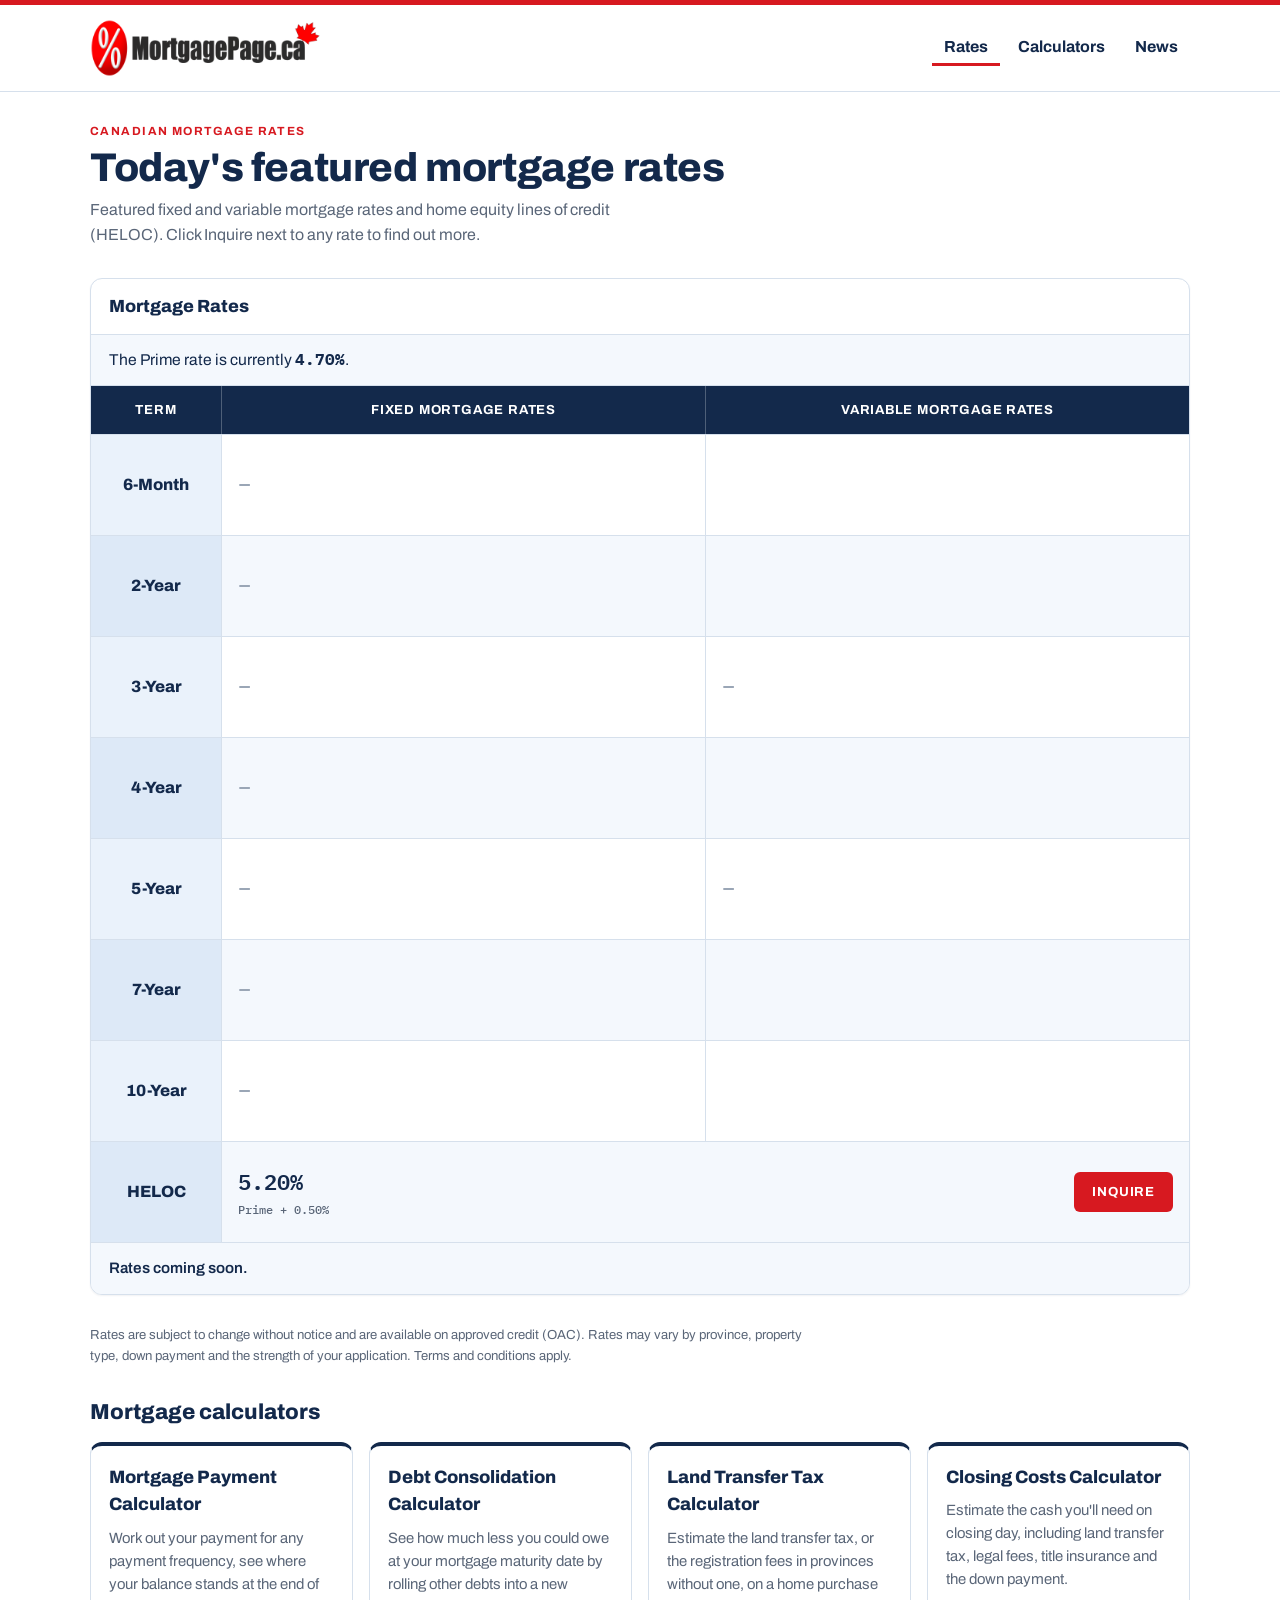
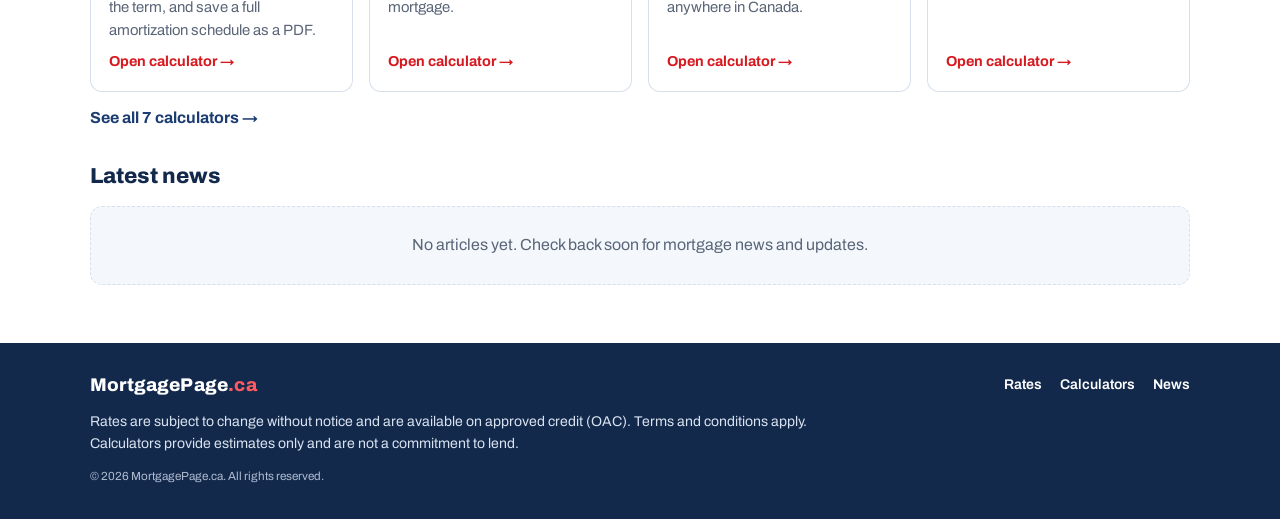
<file: index.html>
<!DOCTYPE html>
<html lang="en-CA" data-root="">
<head>
<meta charset="utf-8">
<meta name="viewport" content="width=device-width, initial-scale=1">
<title>Today&#x27;s Mortgage Rates | MortgagePage.ca</title>
<meta name="description" content="Featured fixed and variable mortgage rates and HELOC rates in Canada, plus free mortgage calculators and news.">
<meta property="og:site_name" content="MortgagePage.ca">
<meta property="og:title" content="Today&#x27;s Mortgage Rates | MortgagePage.ca">
<meta property="og:description" content="Featured fixed and variable mortgage rates and HELOC rates in Canada, plus free mortgage calculators and news.">
<meta property="og:image" content="https://mortgagepage.ca/assets/img/og-image.png">
<meta property="og:type" content="website">
<link rel="canonical" href="https://mortgagepage.ca/">
<link rel="icon" type="image/png" sizes="32x32" href="assets/img/favicon-32.png">
<link rel="apple-touch-icon" href="assets/img/apple-touch-icon.png">
<meta name="theme-color" content="#13294b">
<link rel="preconnect" href="https://fonts.googleapis.com">
<link rel="preconnect" href="https://fonts.gstatic.com" crossorigin>
<link rel="stylesheet" href="https://fonts.googleapis.com/css2?family=Archivo:wght@500;600;700;800&family=IBM+Plex+Mono:wght@400;500;600&display=swap">

<link rel="stylesheet" href="assets/css/site.css">
</head>
<body>
<a class="site-skip" href="#main">Skip to content</a>
<div class="site-header" role="banner"><div class="site-header-in">
  <a class="site-logo" href="./" aria-label="MortgagePage.ca home"><img src="assets/img/mortgagepage-logo.png" alt="MortgagePage.ca" width="598" height="150"></a>
  <nav class="site-nav" aria-label="Main">
    <a href="./" aria-current="page">Rates</a>
    <a href="calculators/">Calculators</a>
    <a href="news/">News</a>
  </nav>
</div></div>
<main id="main" class="mp-main">
  <div class="mp-intro">
    <span class="mp-eyebrow">Canadian mortgage rates</span>
    <h1>Today's featured mortgage rates</h1>
    <p>Featured fixed and variable mortgage rates and home equity lines of credit (HELOC). Click Inquire next to any rate to find out more.</p>
  </div>

  <section class="mp-rates" aria-labelledby="ratesTitle">
    <h2 class="mp-rates-title" id="ratesTitle">Mortgage Rates</h2>
    <p class="mp-prime" id="mpPrime">The Prime rate is currently <strong>4.70%</strong>.</p>
    <div role="table" aria-labelledby="ratesTitle">
      <div class="mp-rgrid" role="row">
        <div class="mp-rhead" role="columnheader">Term</div>
        <div class="mp-rhead" role="columnheader">Fixed mortgage rates</div>
        <div class="mp-rhead" role="columnheader">Variable mortgage rates</div>
      </div>
      <div class="mp-rgrid" id="mpRates" role="rowgroup"></div>
    </div>
    <p class="mp-updated" id="mpUpdated" hidden></p>
  </section>
  <p class="mp-disclaimer">Rates are subject to change without notice and are available on approved credit (OAC). Rates may vary by province, property type, down payment and the strength of your application. Terms and conditions apply.</p>

  <section aria-labelledby="calcTitle">
    <h2 class="mp-h2" id="calcTitle">Mortgage calculators</h2>
    <div class="mp-cards">
<a class="mp-card" href="calculators/mortgage-payment-calculator.html"><h3>Mortgage Payment Calculator</h3><p>Work out your payment for any payment frequency, see where your balance stands at the end of the term, and save a full amortization schedule as a PDF.</p><span class="mp-go">Open calculator &rarr;</span></a>
<a class="mp-card" href="calculators/debt-consolidation-calculator.html"><h3>Debt Consolidation Calculator</h3><p>See how much less you could owe at your mortgage maturity date by rolling other debts into a new mortgage.</p><span class="mp-go">Open calculator &rarr;</span></a>
<a class="mp-card" href="calculators/land-transfer-tax-calculator.html"><h3>Land Transfer Tax Calculator</h3><p>Estimate the land transfer tax, or the registration fees in provinces without one, on a home purchase anywhere in Canada.</p><span class="mp-go">Open calculator &rarr;</span></a>
<a class="mp-card" href="calculators/closing-costs-calculator.html"><h3>Closing Costs Calculator</h3><p>Estimate the cash you&#x27;ll need on closing day, including land transfer tax, legal fees, title insurance and the down payment.</p><span class="mp-go">Open calculator &rarr;</span></a>
    </div>
    <p style="margin:14px 0 0"><a class="mp-more" href="calculators/">See all 7 calculators &rarr;</a></p>
  </section>

  <section aria-labelledby="newsTitle">
    <h2 class="mp-h2" id="newsTitle">Latest news</h2>
    <div data-news="3"></div>
    <p style="margin:14px 0 0" id="mpNewsMore"><a class="mp-more" href="news/">All news &rarr;</a></p>
  </section>
</main>
<div class="site-footer" role="contentinfo"><div class="site-footer-in">
  <div class="site-footer-top">
    <div class="site-footer-brand">MortgagePage<span>.ca</span></div>
    <div class="site-footer-links"><a href="./">Rates</a><a href="calculators/">Calculators</a><a href="news/">News</a></div>
  </div>
  <p>Rates are subject to change without notice and are available on approved credit (OAC). Terms and conditions apply. Calculators provide estimates only and are not a commitment to lend.</p>
  <small>&copy; 2026 MortgagePage.ca. All rights reserved.</small>
</div></div>
<script src="assets/data/rates.js"></script>
<script src="assets/data/news.js"></script>
<script src="assets/js/site.js"></script>
</body>
</html>
</file>
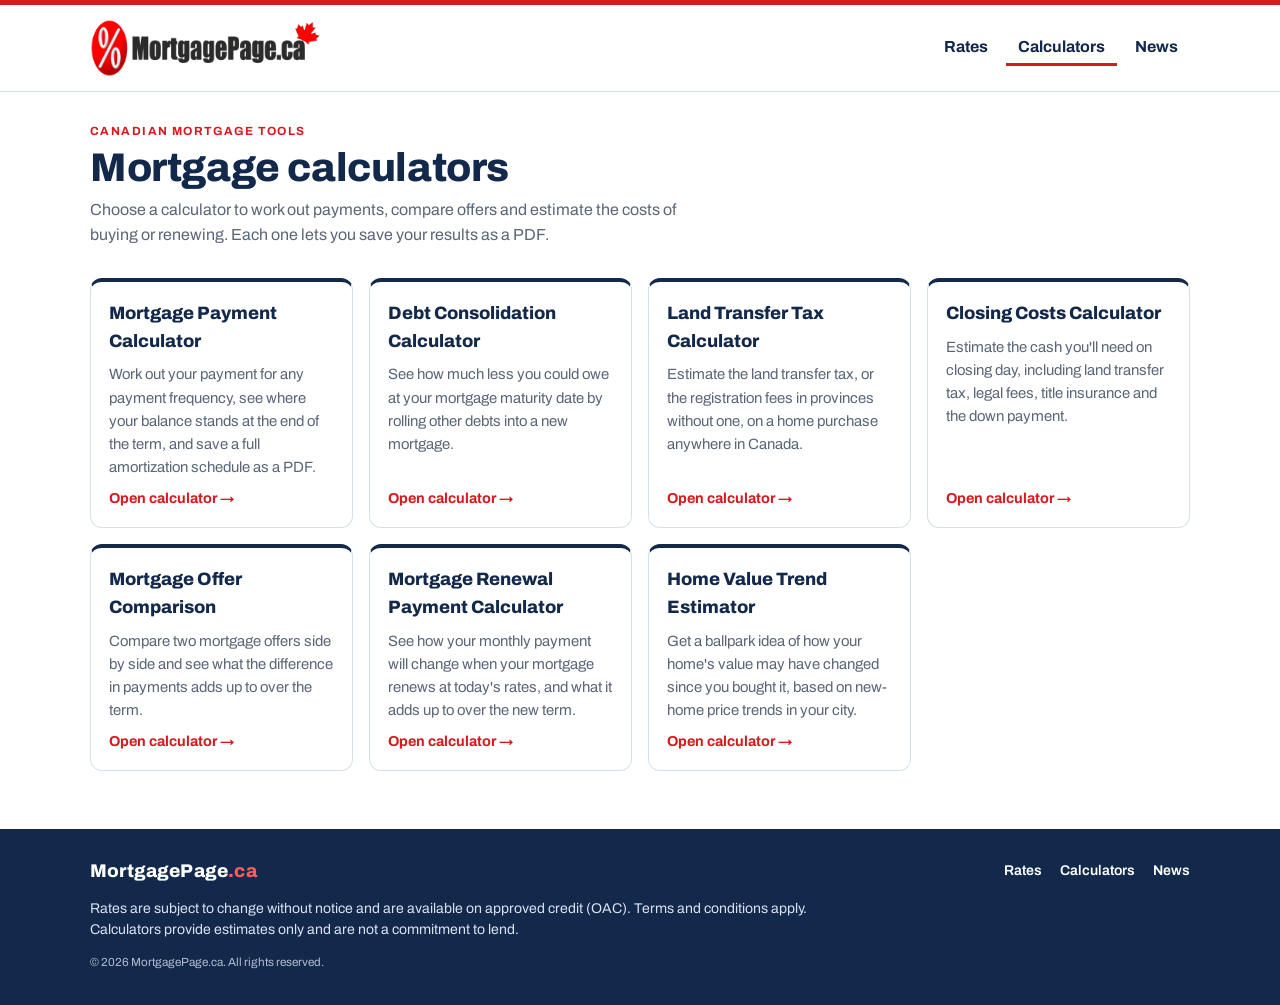
<file: calculators/index.html>
<!DOCTYPE html>
<html lang="en-CA" data-root="../">
<head>
<meta charset="utf-8">
<meta name="viewport" content="width=device-width, initial-scale=1">
<title>Mortgage Calculators | MortgagePage.ca</title>
<meta name="description" content="Free Canadian mortgage calculators: payments, renewals, offer comparisons, closing costs, land transfer tax, debt consolidation and home value trends.">
<meta property="og:site_name" content="MortgagePage.ca">
<meta property="og:title" content="Mortgage Calculators | MortgagePage.ca">
<meta property="og:description" content="Free Canadian mortgage calculators: payments, renewals, offer comparisons, closing costs, land transfer tax, debt consolidation and home value trends.">
<meta property="og:image" content="https://mortgagepage.ca/assets/img/og-image.png">
<meta property="og:type" content="website">
<link rel="canonical" href="https://mortgagepage.ca/calculators/">
<link rel="icon" type="image/png" sizes="32x32" href="../assets/img/favicon-32.png">
<link rel="apple-touch-icon" href="../assets/img/apple-touch-icon.png">
<meta name="theme-color" content="#13294b">
<link rel="preconnect" href="https://fonts.googleapis.com">
<link rel="preconnect" href="https://fonts.gstatic.com" crossorigin>
<link rel="stylesheet" href="https://fonts.googleapis.com/css2?family=Archivo:wght@500;600;700;800&family=IBM+Plex+Mono:wght@400;500;600&display=swap">

<link rel="stylesheet" href="../assets/css/site.css">
</head>
<body>
<a class="site-skip" href="#main">Skip to content</a>
<div class="site-header" role="banner"><div class="site-header-in">
  <a class="site-logo" href="../" aria-label="MortgagePage.ca home"><img src="../assets/img/mortgagepage-logo.png" alt="MortgagePage.ca" width="598" height="150"></a>
  <nav class="site-nav" aria-label="Main">
    <a href="../">Rates</a>
    <a href="../calculators/" aria-current="page">Calculators</a>
    <a href="../news/">News</a>
  </nav>
</div></div>
<main id="main" class="mp-main">
  <div class="mp-intro">
    <span class="mp-eyebrow">Canadian mortgage tools</span>
    <h1>Mortgage calculators</h1>
    <p>Choose a calculator to work out payments, compare offers and estimate the costs of buying or renewing. Each one lets you save your results as a PDF.</p>
  </div>
  <div class="mp-cards">
<a class="mp-card" href="mortgage-payment-calculator.html"><h3>Mortgage Payment Calculator</h3><p>Work out your payment for any payment frequency, see where your balance stands at the end of the term, and save a full amortization schedule as a PDF.</p><span class="mp-go">Open calculator &rarr;</span></a>
<a class="mp-card" href="debt-consolidation-calculator.html"><h3>Debt Consolidation Calculator</h3><p>See how much less you could owe at your mortgage maturity date by rolling other debts into a new mortgage.</p><span class="mp-go">Open calculator &rarr;</span></a>
<a class="mp-card" href="land-transfer-tax-calculator.html"><h3>Land Transfer Tax Calculator</h3><p>Estimate the land transfer tax, or the registration fees in provinces without one, on a home purchase anywhere in Canada.</p><span class="mp-go">Open calculator &rarr;</span></a>
<a class="mp-card" href="closing-costs-calculator.html"><h3>Closing Costs Calculator</h3><p>Estimate the cash you&#x27;ll need on closing day, including land transfer tax, legal fees, title insurance and the down payment.</p><span class="mp-go">Open calculator &rarr;</span></a>
<a class="mp-card" href="mortgage-offer-comparison.html"><h3>Mortgage Offer Comparison</h3><p>Compare two mortgage offers side by side and see what the difference in payments adds up to over the term.</p><span class="mp-go">Open calculator &rarr;</span></a>
<a class="mp-card" href="mortgage-renewal-calculator.html"><h3>Mortgage Renewal Payment Calculator</h3><p>See how your monthly payment will change when your mortgage renews at today&#x27;s rates, and what it adds up to over the new term.</p><span class="mp-go">Open calculator &rarr;</span></a>
<a class="mp-card" href="home-value-estimator.html"><h3>Home Value Trend Estimator</h3><p>Get a ballpark idea of how your home&#x27;s value may have changed since you bought it, based on new-home price trends in your city.</p><span class="mp-go">Open calculator &rarr;</span></a>
  </div>
</main>
<div class="site-footer" role="contentinfo"><div class="site-footer-in">
  <div class="site-footer-top">
    <div class="site-footer-brand">MortgagePage<span>.ca</span></div>
    <div class="site-footer-links"><a href="../">Rates</a><a href="../calculators/">Calculators</a><a href="../news/">News</a></div>
  </div>
  <p>Rates are subject to change without notice and are available on approved credit (OAC). Terms and conditions apply. Calculators provide estimates only and are not a commitment to lend.</p>
  <small>&copy; 2026 MortgagePage.ca. All rights reserved.</small>
</div></div>
</body>
</html>
</file>
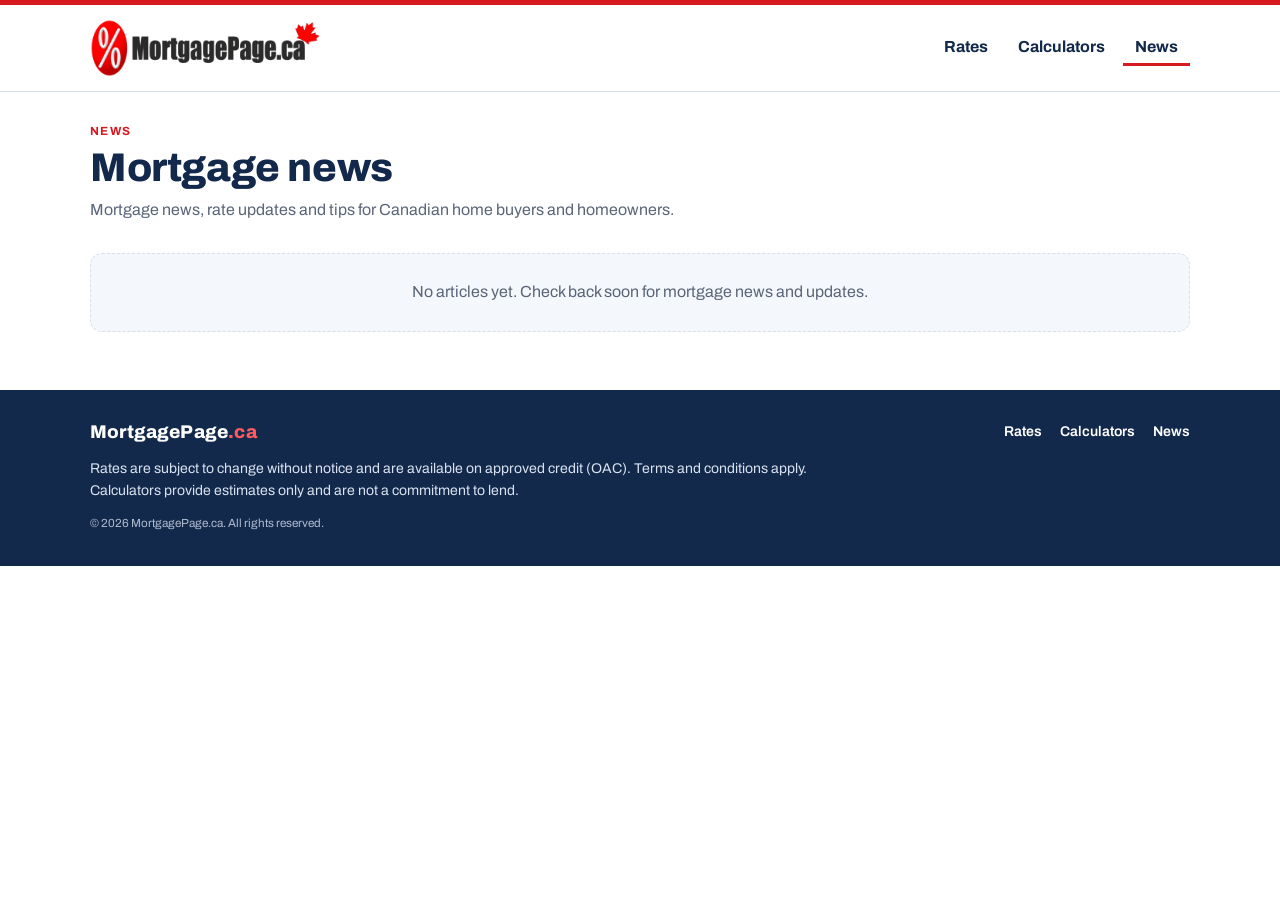
<file: news/index.html>
<!DOCTYPE html>
<html lang="en-CA" data-root="../">
<head>
<meta charset="utf-8">
<meta name="viewport" content="width=device-width, initial-scale=1">
<title>Mortgage News | MortgagePage.ca</title>
<meta name="description" content="Mortgage news, rate updates and tips for Canadian home buyers and homeowners.">
<meta property="og:site_name" content="MortgagePage.ca">
<meta property="og:title" content="Mortgage News | MortgagePage.ca">
<meta property="og:description" content="Mortgage news, rate updates and tips for Canadian home buyers and homeowners.">
<meta property="og:image" content="https://mortgagepage.ca/assets/img/og-image.png">
<meta property="og:type" content="website">
<link rel="canonical" href="https://mortgagepage.ca/news/">
<link rel="icon" type="image/png" sizes="32x32" href="../assets/img/favicon-32.png">
<link rel="apple-touch-icon" href="../assets/img/apple-touch-icon.png">
<meta name="theme-color" content="#13294b">
<link rel="preconnect" href="https://fonts.googleapis.com">
<link rel="preconnect" href="https://fonts.gstatic.com" crossorigin>
<link rel="stylesheet" href="https://fonts.googleapis.com/css2?family=Archivo:wght@500;600;700;800&family=IBM+Plex+Mono:wght@400;500;600&display=swap">

<link rel="stylesheet" href="../assets/css/site.css">
</head>
<body>
<a class="site-skip" href="#main">Skip to content</a>
<div class="site-header" role="banner"><div class="site-header-in">
  <a class="site-logo" href="../" aria-label="MortgagePage.ca home"><img src="../assets/img/mortgagepage-logo.png" alt="MortgagePage.ca" width="598" height="150"></a>
  <nav class="site-nav" aria-label="Main">
    <a href="../">Rates</a>
    <a href="../calculators/">Calculators</a>
    <a href="../news/" aria-current="page">News</a>
  </nav>
</div></div>
<main id="main" class="mp-main">
  <div class="mp-intro">
    <span class="mp-eyebrow">News</span>
    <h1>Mortgage news</h1>
    <p>Mortgage news, rate updates and tips for Canadian home buyers and homeowners.</p>
  </div>
  <div data-news></div>
</main>
<div class="site-footer" role="contentinfo"><div class="site-footer-in">
  <div class="site-footer-top">
    <div class="site-footer-brand">MortgagePage<span>.ca</span></div>
    <div class="site-footer-links"><a href="../">Rates</a><a href="../calculators/">Calculators</a><a href="../news/">News</a></div>
  </div>
  <p>Rates are subject to change without notice and are available on approved credit (OAC). Terms and conditions apply. Calculators provide estimates only and are not a commitment to lend.</p>
  <small>&copy; 2026 MortgagePage.ca. All rights reserved.</small>
</div></div>
<script src="../assets/data/rates.js"></script>
<script src="../assets/data/news.js"></script>
<script src="../assets/js/site.js"></script>
</body>
</html>
</file>
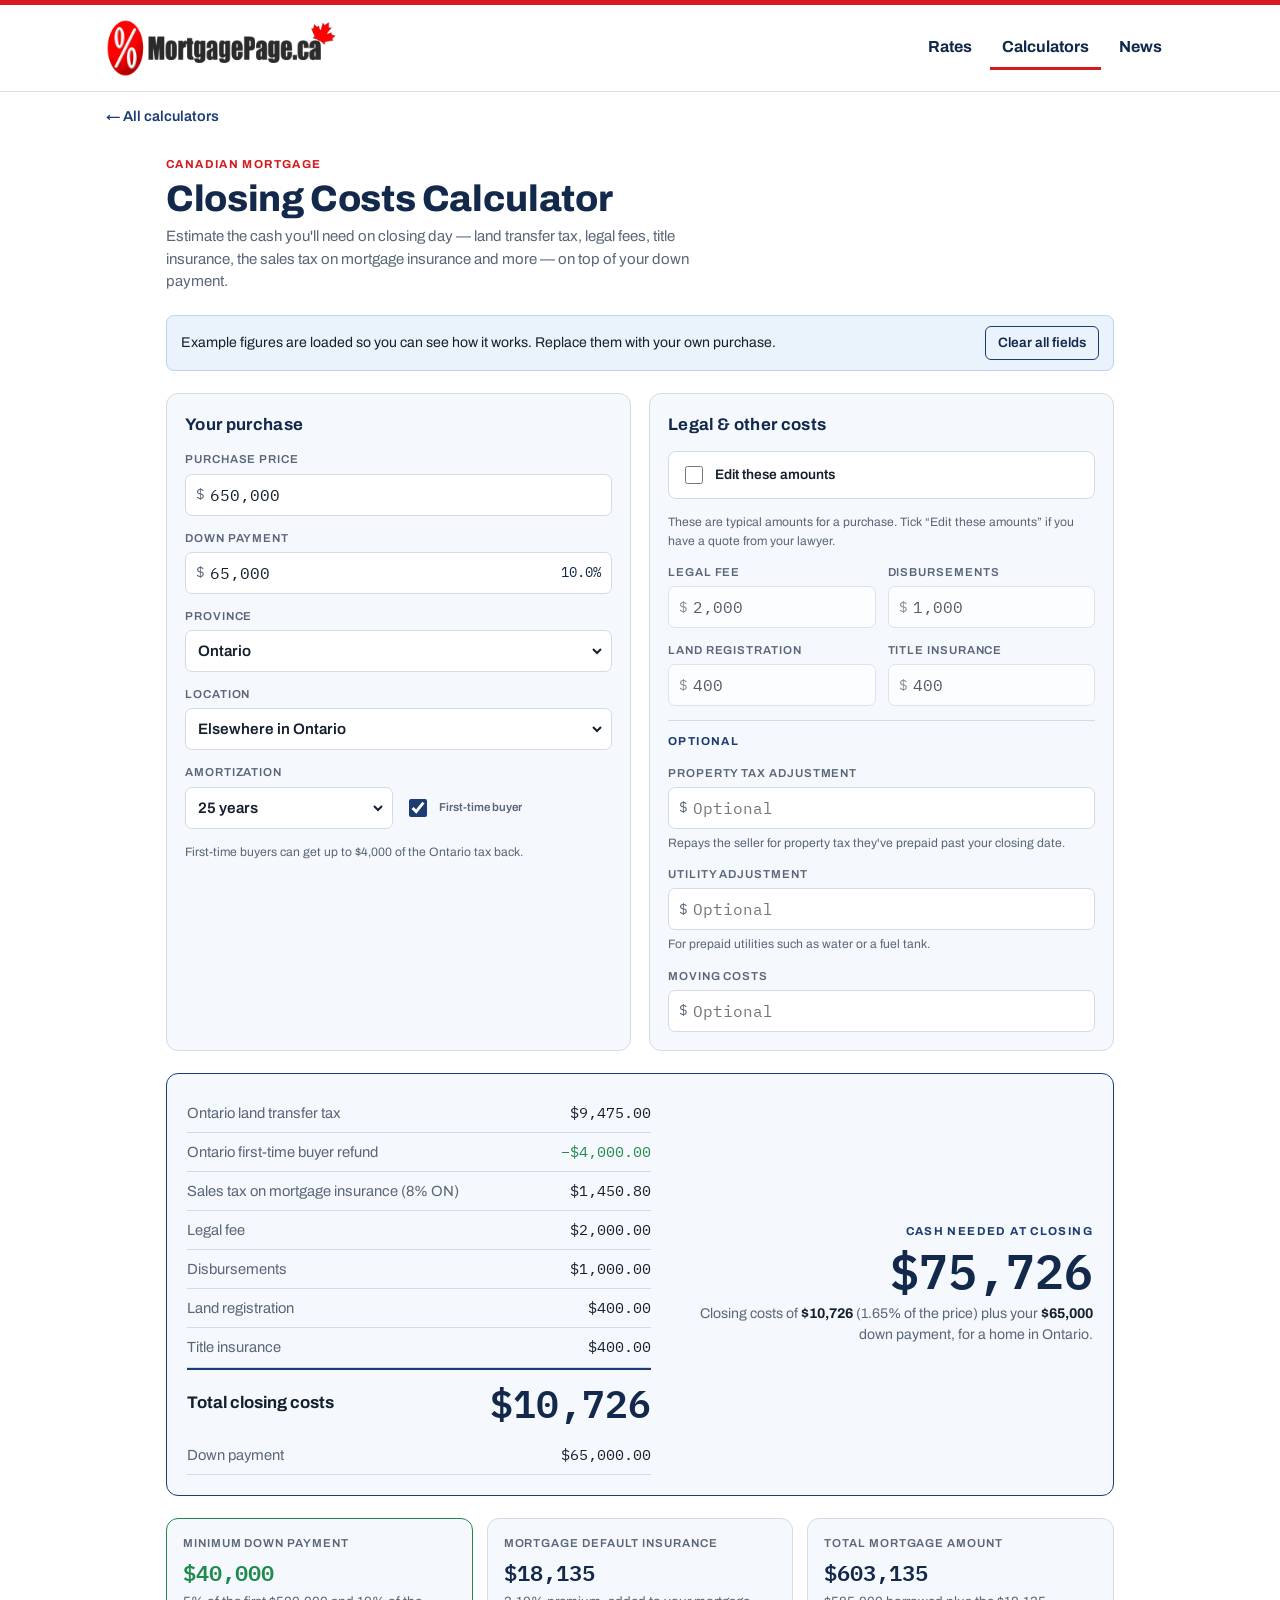
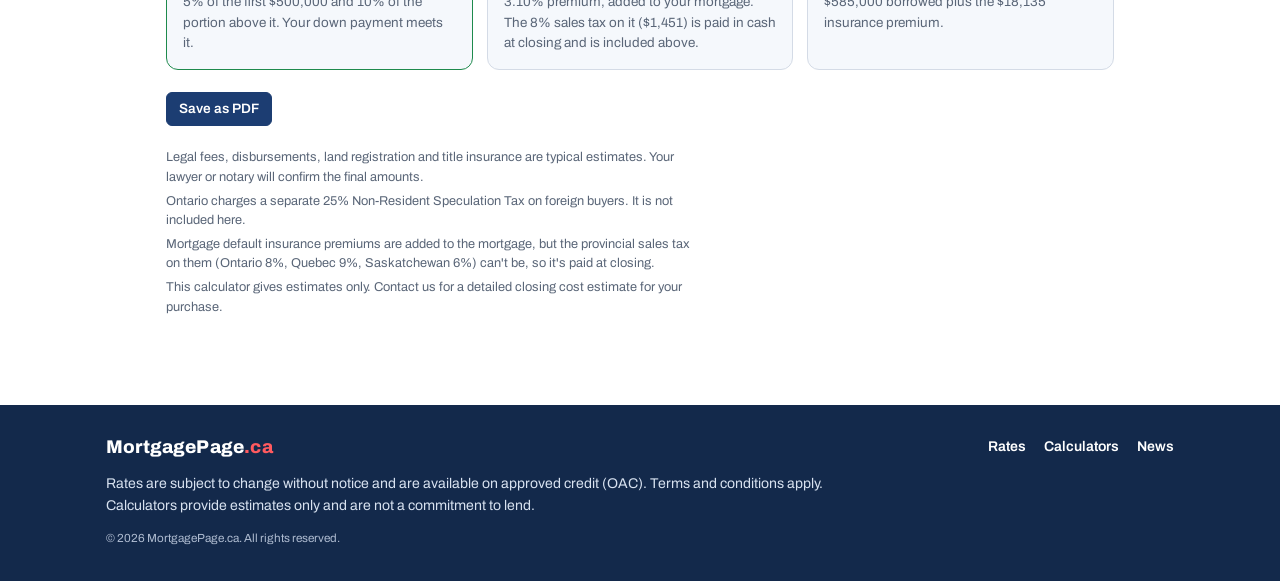
<file: calculators/closing-costs-calculator.html>
<!DOCTYPE html>
<html lang="en-CA" data-root="../">
<head>
<meta charset="utf-8">
<meta name="viewport" content="width=device-width, initial-scale=1">
<title>Closing Costs Calculator | MortgagePage.ca</title>
<meta name="description" content="Estimate the cash you&#x27;ll need on closing day, including land transfer tax, legal fees, title insurance and the down payment.">
<meta property="og:site_name" content="MortgagePage.ca">
<meta property="og:title" content="Closing Costs Calculator | MortgagePage.ca">
<meta property="og:description" content="Estimate the cash you&#x27;ll need on closing day, including land transfer tax, legal fees, title insurance and the down payment.">
<meta property="og:image" content="https://mortgagepage.ca/assets/img/og-image.png">
<meta property="og:type" content="website">
<link rel="canonical" href="https://mortgagepage.ca/calculators/closing-costs-calculator.html">
<link rel="icon" type="image/png" sizes="32x32" href="../assets/img/favicon-32.png">
<link rel="apple-touch-icon" href="../assets/img/apple-touch-icon.png">
<meta name="theme-color" content="#13294b">
<link rel="preconnect" href="https://fonts.googleapis.com">
<link rel="preconnect" href="https://fonts.gstatic.com" crossorigin>
<link rel="stylesheet" href="https://fonts.googleapis.com/css2?family=Archivo:wght@500;600;700;800&family=IBM+Plex+Mono:wght@400;500;600&display=swap">
<style>
/* Same look as the Offer Comparison calculator: black ground, blue accents. */
:root{
--bg:#ffffff; --panel:#f5f8fc; --panel-2:#ffffff; --line:#d4dbe6;
--ink:#15202d; --muted:#5a6678; --blue:#1f6fd6; --blue-2:#1d5fa8; --blue-soft:#e8f1fd;
--red:#c62828; --red-soft:#fdecec; --green:#1e8a4c;
--f-display:"Archivo","Segoe UI",system-ui,sans-serif;
--f-num:"IBM Plex Mono",ui-monospace,Menlo,Consolas,monospace;
color-scheme:light;
}
*{box-sizing:border-box}
html,body{margin:0;background:var(--bg);color:var(--ink)}
body{font-family:var(--f-display);font-size:15px;line-height:1.5}
.mc{max-width:980px;margin:0 auto;padding-block:28px 40px;
padding-left:max(16px, env(safe-area-inset-left, 0px));padding-right:max(16px, env(safe-area-inset-right, 0px));
display:flex;flex-direction:column;gap:22px}
.mc header{display:flex;flex-direction:column;gap:6px}
.eyebrow{font-size:.72rem;letter-spacing:.12em;text-transform:uppercase;font-weight:700;color:var(--blue)}
.mc h1{margin:0;font-size:clamp(1.6rem,4vw,2.3rem);font-weight:800;line-height:1.1;letter-spacing:-.01em;text-wrap:balance}
.mc header p{margin:0;color:var(--muted);max-width:62ch}
.bar{display:flex;flex-wrap:wrap;align-items:center;justify-content:space-between;gap:10px;
background:var(--blue-soft);border:1px solid #bcd3f2;border-radius:8px;padding:10px 14px;font-size:.88rem}
.bar[hidden]{display:none!important}
button{font:inherit;cursor:pointer;border-radius:6px;border:1px solid var(--blue);background:transparent;color:var(--blue-2);padding:6px 12px;font-weight:600;font-size:.85rem}
button:hover{background:var(--blue);color:#fff}
button.primary{background:var(--blue);color:#fff}
button.primary:hover{background:#1858b0}
button:focus-visible,input:focus-visible{outline:2px solid var(--blue-2);outline-offset:2px}
.cols{display:grid;grid-template-columns:minmax(0,1fr) minmax(0,1fr);gap:18px}
@media (max-width:680px){ .cols{grid-template-columns:1fr} }
.offer{background:var(--panel);border:1px solid var(--line);border-radius:12px;padding:18px;display:flex;flex-direction:column;gap:14px;min-width:0}
.offer.win{border-color:var(--blue);box-shadow:0 0 0 1px var(--blue) inset}
.offer-head{display:flex;align-items:center;justify-content:space-between;gap:10px}
.offer-head h2{margin:0;font-size:1.05rem;font-weight:700;color:var(--blue-2);letter-spacing:.02em}
.field{display:flex;flex-direction:column;gap:5px;min-width:0}
.field label{font-size:.72rem;letter-spacing:.08em;text-transform:uppercase;font-weight:600;color:var(--muted)}
.box{display:flex;align-items:center;gap:4px;background:var(--panel-2);border:1px solid var(--line);border-radius:7px;padding:0 10px;min-height:42px}
.box:focus-within{border-color:var(--blue)}
.box span{color:var(--muted);font-family:var(--f-num);font-size:.88rem;white-space:nowrap}
.box input{flex:1;min-width:0;width:100%;border:0;background:transparent;color:var(--ink);font-family:var(--f-num);font-size:.98rem;padding:9px 2px;outline:none}
.box.name input{font-family:var(--f-display);font-weight:600}
.row2{display:grid;grid-template-columns:minmax(0,1fr) minmax(0,1fr);gap:12px}
@media (max-width:360px){ .row2{grid-template-columns:1fr} }
.hint{font-size:.76rem;color:var(--muted)}
.pay{border-top:1px solid var(--line);padding-top:14px;display:flex;flex-direction:column;gap:2px}
.pay .lbl{font-size:.72rem;letter-spacing:.08em;text-transform:uppercase;font-weight:600;color:var(--muted)}
.pay strong{font-family:var(--f-num);font-weight:600;font-size:clamp(1.6rem,4.5vw,2.1rem);color:var(--ink);font-variant-numeric:tabular-nums;line-height:1.15}
.pay small{color:var(--muted);font-size:.82rem}
.result{background:var(--panel);border:1px solid var(--blue);border-radius:12px;padding:20px;display:grid;grid-template-columns:minmax(0,1.1fr) minmax(0,1fr);gap:20px;align-items:center}
.result.neg{border-color:var(--red)}
@media (max-width:680px){ .result{grid-template-columns:1fr} }
.ledger{display:flex;flex-direction:column}
.ledger div{display:flex;justify-content:space-between;gap:14px;padding:8px 0;border-bottom:1px solid var(--line);font-size:.92rem}
.ledger div span:first-child{color:var(--muted);min-width:0}
.ledger div span:last-child{font-family:var(--f-num);font-variant-numeric:tabular-nums;white-space:nowrap}
.ledger div.total{border-bottom:0;border-top:2px solid var(--blue);font-weight:700}
.ledger div.total span:first-child{color:var(--ink)}
.verdict{text-align:right}
@media (max-width:680px){ .verdict{text-align:left} }
.verdict .eyebrow{display:block}
.verdict strong{display:block;font-family:var(--f-num);font-weight:600;font-size:clamp(2rem,6vw,3rem);line-height:1.05;color:var(--blue-2);font-variant-numeric:tabular-nums;margin-top:4px}
.result.neg .verdict strong,.result.neg .verdict .eyebrow{color:var(--red)}
.verdict p{margin:8px 0 0;color:var(--muted);font-size:.88rem}
.verdict p b{color:var(--ink)}
.tips{display:grid;grid-template-columns:repeat(3,minmax(0,1fr));gap:14px}
@media (max-width:760px){ .tips{grid-template-columns:1fr} }
.tip{background:var(--panel);border:1px solid var(--line);border-radius:12px;padding:16px;display:flex;flex-direction:column;gap:4px}
.tip .lbl{font-size:.72rem;letter-spacing:.08em;text-transform:uppercase;font-weight:600;color:var(--muted)}
.tip strong{font-family:var(--f-num);font-weight:600;font-size:1.35rem;color:var(--blue-2);font-variant-numeric:tabular-nums}
.tip p{margin:0;color:var(--muted);font-size:.84rem}
.actions{display:flex;flex-wrap:wrap;align-items:center;gap:12px}
.actions .msg{font-size:.84rem;color:var(--muted)}
.actions .msg[hidden]{display:none}
.notes{font-size:.8rem;color:var(--muted);max-width:75ch;display:flex;flex-direction:column;gap:5px}
.notes p{margin:0}
.tip.pass{border-color:var(--green)}
.tip.pass strong{color:var(--green)}
.tip.fail{border-color:var(--red)}
.tip.fail strong{color:var(--red)}
.box.sel{padding:0 6px}
.box select{flex:1;min-width:0;width:100%;border:0;background:transparent;color:var(--ink);font-family:var(--f-display);font-size:.95rem;font-weight:600;padding:10px 2px;outline:none;cursor:pointer}
.box select option{background:var(--panel-2);color:var(--ink)}
.check{display:flex;align-items:center;gap:9px;min-height:42px;font-size:.92rem;font-weight:600;color:var(--ink);cursor:pointer;text-transform:none!important;letter-spacing:0!important}
.check input{width:18px;height:18px;accent-color:var(--blue);cursor:pointer}
.field[hidden]{display:none!important}
.lockrow{display:flex;flex-wrap:wrap;align-items:center;justify-content:space-between;gap:8px;background:var(--panel-2);border:1px solid var(--line);border-radius:8px;padding:8px 12px}
.lockrow .check{min-height:30px;font-size:.86rem}
.lockrow button{padding:4px 10px;font-size:.78rem}
.lockrow button[hidden]{display:none}
.box.locked{opacity:.72}
.box.locked input{cursor:not-allowed}
.opt-head{font-size:.72rem;letter-spacing:.12em;text-transform:uppercase;font-weight:700;color:var(--blue);border-top:1px solid var(--line);padding-top:12px}
.ledger div.credit span:last-child{color:var(--green)}
.ledger div.total.big{align-items:center;padding:12px 0}
.ledger div.total.big span:first-child{font-size:1.05rem}
.ledger div.total.big span:last-child{font-size:clamp(1.7rem,4.6vw,2.4rem);font-weight:600;color:var(--blue-2);line-height:1.1}
.ledger div.later span{color:var(--muted);font-size:.85rem}
#downPct{color:var(--blue-2)}
</style>
<link rel="stylesheet" href="../assets/css/site.css">
</head>
<body>
<a class="site-skip" href="#main">Skip to content</a>
<div class="site-header" role="banner"><div class="site-header-in">
  <a class="site-logo" href="../" aria-label="MortgagePage.ca home"><img src="../assets/img/mortgagepage-logo.png" alt="MortgagePage.ca" width="598" height="150"></a>
  <nav class="site-nav" aria-label="Main">
    <a href="../">Rates</a>
    <a href="../calculators/" aria-current="page">Calculators</a>
    <a href="../news/">News</a>
  </nav>
</div></div>
<div class="site-crumb"><a href="./">&larr; All calculators</a></div>
<main id="main" class="mp-calc">
<div class="mc">
<header>
<span class="eyebrow">Canadian mortgage</span>
<h1>Closing Costs Calculator</h1>
<p>Estimate the cash you'll need on closing day &mdash; land transfer tax, legal fees, title insurance, the sales tax on mortgage insurance and more &mdash; on top of your down payment.</p>
</header>
<div class="bar" id="exampleNote">
<span>Example figures are loaded so you can see how it works. Replace them with your own purchase.</span>
<button type="button" id="clearBtn">Clear all fields</button>
</div>
<div class="cols">
<!-- Purchase -->
<section class="offer" aria-labelledby="c1lbl">
<div class="offer-head"><h2 id="c1lbl">Your purchase</h2></div>
<div class="field">
<label for="price">Purchase price</label>
<div class="box"><span>$</span><input id="price" type="text" inputmode="decimal" autocomplete="off" placeholder="0.00"></div>
</div>
<div class="field">
<label for="down">Down payment</label>
<div class="box"><span>$</span><input id="down" type="text" inputmode="decimal" autocomplete="off" placeholder="0.00"><span id="downPct"></span></div>
</div>
<div class="field">
<label for="prov">Province</label>
<div class="box sel"><select id="prov">
<option value="AB">Alberta</option>
<option value="BC">British Columbia</option>
<option value="MB">Manitoba</option>
<option value="NB">New Brunswick</option>
<option value="NL">Newfoundland and Labrador</option>
<option value="NS">Nova Scotia</option>
<option value="ON" selected>Ontario</option>
<option value="PE">Prince Edward Island</option>
<option value="QC">Quebec</option>
<option value="SK">Saskatchewan</option>
</select></div>
</div>
<div class="field" id="locField" hidden>
<label for="loc" id="locLbl">Location</label>
<div class="box sel"><select id="loc"></select></div>
</div>
<div class="field" id="qcRateField" hidden>
<label for="qcRate">Municipal rate over $500,000</label>
<div class="box sel"><select id="qcRate">
<option value="1.5" selected>1.5% (standard)</option>
<option value="2">2%</option>
<option value="2.5">2.5%</option>
<option value="3">3%</option>
</select></div>
</div>
<div class="row2">
<div class="field">
<label for="am">Amortization</label>
<div class="box sel"><select id="am">
<option value="25" selected>25 years</option>
<option value="30">30 years</option>
</select></div>
</div>
<div class="field">
<label>&nbsp;</label>
<label class="check"><input type="checkbox" id="fthb"> First-time buyer</label>
</div>
</div>
<span class="hint" id="fthbHint">&nbsp;</span>
</section>
<!-- Costs -->
<section class="offer" aria-labelledby="c2lbl">
<div class="offer-head"><h2 id="c2lbl">Legal &amp; other costs</h2></div>
<div class="lockrow">
<label class="check"><input type="checkbox" id="unlock"> Edit these amounts</label>
<button type="button" id="resetEst" hidden>Restore our estimates</button>
</div>
<span class="hint" id="lockHint">These are typical amounts for a purchase. Tick &ldquo;Edit these amounts&rdquo; if you have a quote from your lawyer.</span>
<div class="row2">
<div class="field">
<label for="legal">Legal fee</label>
<div class="box est"><span>$</span><input id="legal" readonly type="text" inputmode="decimal" autocomplete="off" placeholder="0"></div>
</div>
<div class="field">
<label for="disb">Disbursements</label>
<div class="box est"><span>$</span><input id="disb" readonly type="text" inputmode="decimal" autocomplete="off" placeholder="0"></div>
</div>
</div>
<div class="row2">
<div class="field">
<label for="reg">Land registration</label>
<div class="box est"><span>$</span><input id="reg" readonly type="text" inputmode="decimal" autocomplete="off" placeholder="0"></div>
</div>
<div class="field">
<label for="title">Title insurance</label>
<div class="box est"><span>$</span><input id="title" readonly type="text" inputmode="decimal" autocomplete="off" placeholder="0"></div>
</div>
</div>
<div class="opt-head">Optional</div>
<div class="field">
<label for="ptax">Property tax adjustment</label>
<div class="box"><span>$</span><input id="ptax" type="text" inputmode="decimal" autocomplete="off" placeholder="Optional"></div>
<span class="hint">Repays the seller for property tax they've prepaid past your closing date.</span>
</div>
<div class="field">
<label for="util">Utility adjustment</label>
<div class="box"><span>$</span><input id="util" type="text" inputmode="decimal" autocomplete="off" placeholder="Optional"></div>
<span class="hint">For prepaid utilities such as water or a fuel tank.</span>
</div>
<div class="field">
<label for="move">Moving costs</label>
<div class="box"><span>$</span><input id="move" type="text" inputmode="decimal" autocomplete="off" placeholder="Optional"></div>
</div>
</section>
</div>
<!-- Result -->
<section class="result" id="result" aria-live="polite">
<div class="ledger" id="ledger"></div>
<div class="verdict">
<span class="eyebrow">Cash needed at closing</span>
<strong id="vNum">$0</strong>
<p id="vText">&nbsp;</p>
</div>
</section>
<div class="tips">
<div class="tip" id="tipDown">
<span class="lbl">Minimum down payment</span>
<strong id="tDown">$0</strong>
<p id="tDownP">&nbsp;</p>
</div>
<div class="tip">
<span class="lbl">Mortgage default insurance</span>
<strong id="tIns">$0</strong>
<p id="tInsP">&nbsp;</p>
</div>
<div class="tip">
<span class="lbl">Total mortgage amount</span>
<strong id="tMtg">$0</strong>
<p id="tMtgP">&nbsp;</p>
</div>
</div>
<div class="actions">
<button type="button" class="primary" id="pdfBtn">Save as PDF</button>
<span class="msg" id="pdfMsg" hidden></span>
</div>
<div class="notes" id="notes"></div>
</div>
<script>
!function(){"use strict";var e=function(e){return document.getElementById(e)},t=new Intl.NumberFormat("en-CA",{style:"currency",currency:"CAD",currencyDisplay:"narrowSymbol",minimumFractionDigits:2,maximumFractionDigits:2}),a=new Intl.NumberFormat("en-CA",{style:"currency",currency:"CAD",currencyDisplay:"narrowSymbol",maximumFractionDigits:0}),n=function(e){return t.format(Math.abs(e)<.005?0:e)},o=function(e){return a.format(Math.abs(e)<.5?0:e)},r=function(e){var t=parseFloat(String(e.value).replace(/[^0-9.\-]/g,""));return isFinite(t)?t:0},i=function(e){return Math.round(100*e)/100};function s(e){return String(e).replace(/[&<>"]/g,function(e){return{"&":"&amp;","<":"&lt;",">":"&gt;",'"':"&quot;"}[e]})}var l=[[55e3,.5],[25e4,1],[4e5,1.5],[2e6,2],[1/0,2.5]],u=[[55e3,.5],[25e4,1],[4e5,1.5],[2e6,2],[3e6,2.5],[4e6,4.4],[5e6,5.45],[1e7,6.5],[2e7,7.55],[1/0,8.6]],c=[[2e5,1],[2e6,2],[1/0,3]],p=[[3e4,0],[9e4,.5],[15e4,1],[2e5,1.5],[1/0,2]],f=[[62900,.5],[315e3,1],[552300,1.5],[1104700,2],[2136500,2.5],[3113e3,3.5],[1/0,4]],h={alma:{name:"Alma",upper:[[5e5,1.5],[1/0,3]]},blainville:{name:"Blainville",upper:[[75e4,1.5],[1/0,3]]},brossard:{name:"Brossard",upper:[[5e5,1.5],[1/0,3]]},cantley:{name:"Cantley",upper:[[5e5,1.5],[75e4,2.25],[1/0,3]]},chambly:{name:"Chambly",upper:[[5e5,1.5],[1/0,3]]},chateauguay:{name:"Ch\xe2teauguay",upper:[[615600,1.5],[1/0,3]]},chelsea:{name:"Chelsea",upper:[[5e5,1.5],[1/0,3]]},cotesaintluc:{name:"C\xf4te-Saint-Luc",upper:[[8e5,1.5],[3e6,2.5],[1/0,3]]},drummondville:{name:"Drummondville",upper:[[5e5,1.5],[1/0,3]]},gatineau:{name:"Gatineau",upper:[[5e5,1.5],[1/0,3]],note:"Gatineau's 3% rate over $500,000 applies to transfers from February 25, 2026."},granby:{name:"Granby",upper:[[5e5,1.5],[1/0,3]]},lapeche:{name:"La P\xeache",upper:[[5e5,1.5],[75e4,2],[1e6,2.5],[1/0,3]]},laprairie:{name:"La Prairie",upper:[[5e5,1.5],[1/0,3]]},laval:{name:"Laval",upper:[[5e5,1.5],[1/0,3]]},levis:{name:"L\xe9vis",upper:[[5e5,1.5],[1/0,3]]},magog:{name:"Magog",upper:[[75e4,1.5],[1e6,2.5],[1/0,3]]},mirabel:{name:"Mirabel",upper:[[5e5,1.5],[1/0,3]]},montreal:{name:"Montr\xe9al",upper:null},pointeclaire:{name:"Pointe-Claire",upper:[[5e5,1.5],[1e6,2.1],[1/0,2.6]]},quebec:{name:"Qu\xe9bec City",upper:[[5e5,1.5],[75e4,2.5],[1/0,3]]},repentigny:{name:"Repentigny",upper:[[5e5,1.5],[1/0,3]]},rimouski:{name:"Rimouski",upper:[[5e5,1.5],[1/0,3]]},saguenay:{name:"Saguenay",upper:[[5e5,1.5],[1e6,2.5],[1/0,3]]},saintbruno:{name:"Saint-Bruno-de-Montarville",upper:[[5e5,1.5],[1/0,3]]},saintconstant:{name:"Saint-Constant",upper:[[5e5,1.5],[1/0,3]]},sainteustache:{name:"Saint-Eustache",upper:[[5e5,1.5],[1/0,3]]},sainthyacinthe:{name:"Saint-Hyacinthe",upper:[[5e5,1.5],[1/0,3]]},saintjerome:{name:"Saint-J\xe9r\xf4me",upper:[[5e5,1.5],[1/0,3]]},saintejulie:{name:"Sainte-Julie",upper:[[5e5,1.5],[1e6,2.5],[1/0,3]]},valleyfield:{name:"Salaberry-de-Valleyfield",upper:[[5e5,1.5],[1/0,3]]},shawinigan:{name:"Shawinigan",upper:[[5e5,1.5],[1/0,3]]},terrebonne:{name:"Terrebonne",upper:[[5e5,1.5],[1/0,3]]},troisrivieres:{name:"Trois-Rivi\xe8res",upper:[[5e5,1.5],[1/0,3]]},valdor:{name:"Val-d'Or",upper:[[5e5,1.5],[1/0,2]]},valdesmonts:{name:"Val-des-Monts",upper:[[5e5,1.5],[1/0,3]]},vaudreuil:{name:"Vaudreuil-Dorion",upper:[[619300,1.5],[1/0,3]]},victoriaville:{name:"Victoriaville",upper:[[5e5,1.5],[1/0,3]]}};var d=[["Halifax Regional Municipality",1.5],["Cape Breton Regional Municipality",1.5],["Municipality of the County of Annapolis",1.5],["Town of Annapolis Royal",1.5],["Town of Middleton",1.5],["Municipality of the County of Antigonish",1],["Town of Antigonish",1.5],["Municipality of Colchester",1.5],["Town of Stewiacke",1],["Town of Truro",1.5],["Municipality of the County of Cumberland",1.5],["Town of Amherst",1.5],["Town of Oxford",1.5],["Municipality of the District of Clare",1],["Municipality of the District of Digby",1],["Town of Digby",1.5],["Municipality of the District of Guysborough",1],["Municipality of the District of St. Mary's",1.25],["Town of Mulgrave",1.5],["Municipality of the District of Hants East",1.5],["West Hants Regional Municipality",1.5],["Municipality of the County of Inverness",1.5],["Town of Port Hawkesbury",1.5],["Municipality of the County of Kings",1.5],["Town of Berwick",1.25],["Town of Kentville",1.5],["Town of Wolfville",1.5],["Municipality of the District of Chester",1.5],["Municipality of the District of Lunenburg",1.25],["Town of Bridgewater",1.5],["Town of Lunenburg",1.5],["Town of Mahone Bay",1.5],["Municipality of the County of Pictou",1],["Town of New Glasgow",1],["Town of Pictou",1],["Town of Stellarton",1],["Town of Trenton",1],["Town of Westville",1],["Region of Queens Municipality",1.5],["Municipality of the County of Richmond",1.5],["Municipality of the District of Barrington",1.5],["Municipality of the District of Shelburne",1.5],["Town of Clark's Harbour",1],["Town of Lockeport",1.5],["Town of Shelburne",1.5],["Municipality of the County of Victoria",1.5],["Municipality of the District of Argyle",1],["Municipality of the District of Yarmouth",1],["Town of Yarmouth",1]],m={AB:{name:"Alberta",noun:"Land titles fees"},BC:{name:"British Columbia",noun:"Property transfer tax"},MB:{name:"Manitoba",noun:"Land transfer tax"},NB:{name:"New Brunswick",noun:"Real property transfer tax"},NL:{name:"Newfoundland and Labrador",noun:"Deed registration fee"},NS:{name:"Nova Scotia",noun:"Deed transfer tax"},ON:{name:"Ontario",noun:"Land transfer tax",loc:{label:"Location",opts:[["other","Elsewhere in Ontario"],["toronto","City of Toronto"]]}},PE:{name:"Prince Edward Island",noun:"Real property transfer tax"},QC:{name:"Quebec",noun:"Transfer duties (welcome tax)"},SK:{name:"Saskatchewan",noun:"Land titles transfer fee"}};function y(e,t){for(var a=[],n=0,o=0,r=0;r<t.length&&e>n;r++){var s=t[r][0],l=t[r][1],u=Math.min(e,s)-n,c=u*l/100;a.push({from:n,to:Math.min(e,s),open:(s===1/0||e<s)&&s===1/0,upper:s,rate:l,portion:u,tax:c}),o+=c,n=s}return{rows:a,total:i(o)}}function g(e,t,a,n,o){var r,s={lines:[],credits:[],later:[],work:[],notes:[],fthbNote:""};switch(e){case"ON":if(r=y(t,l),s.lines.push(["Ontario land transfer tax",r.total]),s.work.push({title:"Ontario land transfer tax",rows:r.rows}),n&&s.credits.push(["Ontario first-time buyer refund",Math.min(r.total,4e3)]),"toronto"===a){var m=y(t,u);s.lines.push(["Toronto municipal land transfer tax",m.total]),s.work.push({title:"Toronto municipal land transfer tax",rows:m.rows}),n&&s.credits.push(["Toronto first-time buyer rebate",Math.min(m.total,4475)]),s.notes.push("Toronto rates include the higher rates on homes over $3,000,000 that took effect April 1, 2026.")}s.fthbNote="toronto"===a?"First-time buyers can get up to $4,000 back from Ontario and up to $4,475 from Toronto.":"First-time buyers can get up to $4,000 of the Ontario tax back. See the links below for the rules.",s.notes.push("Ontario charges a separate 25% Non-Resident Speculation Tax on foreign buyers. It is not included here.");break;case"BC":r=y(t,c);var g=t>3e6?.02*(t-3e6):0;if(s.lines.push(["B.C. property transfer tax",r.total]),s.work.push({title:"B.C. property transfer tax",rows:r.rows}),g&&s.lines.push(["Further 2% on residential value over $3,000,000",i(g)]),n){var b=0,v=y(Math.min(t,5e5),c).total;t<=835e3?b=v:t<86e4&&(b=Math.max(0,8e3-(t-835e3)/1e3*320)),b>0&&s.credits.push(["First-time home buyers' exemption",i(Math.min(b,r.total))])}s.fthbNote="B.C. first-time buyers pay no tax on the first $500,000 of a home worth up to $835,000. The exemption phases out by $860,000.",s.notes.push("B.C. bases the tax on fair market value, which is usually the price. Foreign buyers pay an additional 20% in specified areas, which is not included.");break;case"MB":r=y(t,p),s.lines.push(["Manitoba land transfer tax",r.total]),s.work.push({title:"Manitoba land transfer tax",rows:r.rows}),s.fthbNote="Manitoba doesn't offer a first-time buyer rebate on land transfer tax.",s.notes.push("Manitoba bases the tax on the property's fair market value.");break;case"QC":var w=function(e,t){if("montreal"===e)return f;var a=[[62900,.5],[315e3,1]];return h[e]&&h[e].upper?a.concat(h[e].upper):a.concat([[5e5,1.5],[1/0,t]])}(a,o);if(r=y(t,w),s.lines.push(["Transfer duties (welcome tax)",r.total]),s.work.push({title:"Quebec transfer duties",rows:r.rows}),n){var x=Math.min(r.total,5e3)+.25*Math.min(Math.max(r.total-5e3,0),3500);t>75e4&&(x-=.0235*(t-75e4)),(x=Math.max(0,i(x)))>0&&s.later.push(["Quebec first-time buyer tax credit (refundable, on your income tax return)",x])}s.fthbNote="From 2026, Quebec first-time buyers can get up to $5,875 back as a refundable income tax credit. It's paid after closing, not deducted from the bill.",s.notes.push("The tax base is the greatest of the price, the stated value in the deed, or the municipal assessment adjusted by the comparative factor."),"other"===a?s.notes.push("Many municipalities charge more than 1.5% on the portion over $500,000 (up to 3%). Choose your municipality's rate, or ask your notary."):h[a]&&h[a].note&&s.notes.push(h[a].note),"other"!==a&&s.notes.push("Municipal rates are as published on the municipality's website for 2026. Municipalities can change them during the year, so your notary will confirm the final amount.");break;case"NB":s.lines.push(["Real property transfer tax (1%)",i(.01*t)]),s.fthbNote="New Brunswick doesn't offer a first-time buyer exemption.",s.notes.push("The 1% tax applies to the greater of the purchase price or the assessed value.");break;case"NS":var C=d[+a]||d[0];s.lines.push(["Deed transfer tax, "+C[0]+" ("+C[1]+"%)",i(t*C[1]/100)]),s.fthbNote="Nova Scotia has no province-wide first-time buyer exemption.",s.notes.push("Rates are set by each municipality (Service Nova Scotia list, July 2026). Confirm the current rate with the municipality.");break;case"PE":var T=t<=3e4?0:i(.01*t);s.lines.push(["Real property transfer tax (1%)",T]),n&&T>0&&s.credits.push(["First-time home buyer exemption",T]),s.fthbNote="Eligible first-time buyers in P.E.I. pay no transfer tax. All buyers must qualify.",s.notes.push("The 1% tax applies to the greater of the purchase price or the assessed value. Properties worth $30,000 or less are exempt.");break;case"AB":s.lines.push(["Land titles transfer fee",50+5*Math.ceil(t/5e3)]),s.fthbNote="Alberta has no land transfer tax, so there's no first-time buyer rebate.",s.notes.push("Alberta has no land transfer tax. The fee is $50 plus $5 for each $5,000 of value. Registering a mortgage costs a further $50 plus $5 for each $5,000 borrowed.");break;case"SK":var M=t<=500?0:t<=6300?25:i(.004*t);s.lines.push(["Land titles transfer fee",M]),s.fthbNote="Saskatchewan has no land transfer tax, so there's no first-time buyer rebate.",s.notes.push("Saskatchewan has no land transfer tax. The transfer fee is 0.4% of the value over $6,300. A separate mortgage registration fee also applies.");break;case"NL":var k=t<=500?100:100+.4*Math.ceil((t-500)/100);s.lines.push(["Deed registration fee",i(k)]),s.fthbNote="Newfoundland and Labrador has no land transfer tax, so there's no first-time buyer rebate.",s.notes.push("Newfoundland and Labrador has no land transfer tax. The deed fee is $100 plus $0.40 for each $100 over $500. Registering a mortgage costs about the same.")}return s.gross=s.lines.reduce(function(e,t){return e+t[1]},0),s.creditTotal=s.credits.reduce(function(e,t){return e+t[1]},0),s.net=i(Math.max(0,s.gross-s.creditTotal)),s.laterTotal=s.later.reduce(function(e,t){return e+t[1]},0),s}m.QC.loc={label:"Municipality",opts:Object.keys(h).map(function(e){return[e,h[e].name]}).concat([["other","Other municipality"]])},m.NS.loc={label:"Municipality",opts:d.map(function(e,t){return[String(t),e[0]+" ("+e[1]+"%)"]})};var b={ON:8,QC:9,SK:6};function v(){var t=m[e("prov").value];e("qcRateField").hidden=!0,t.loc?(e("locField").hidden=!1,e("locLbl").textContent=t.loc.label,e("loc").innerHTML=t.loc.opts.map(function(e){return'<option value="'+e[0]+'">'+s(e[1])+"</option>"}).join("")):e("locField").hidden=!0}var w={};function x(){e("qcRateField").hidden=!("QC"===e("prov").value&&"other"===e("loc").value);var t=e("prov").value,a=m[t],l=r(e("price")),u=r(e("down")),c=e("locField").hidden?null:e("loc").value,p=e("fthb").checked,f=+e("am").value,y=l>0,v=g(t,y?l:0,c,p,+e("qcRate").value);e("fthbHint").textContent=v.fthbNote.replace(" See the links below for the rules.","");var x,C=Math.max(0,l-u),T=y?function(e){return e<=5e5?.05*e:e<15e5?25e3+.1*(e-5e5):.2*e}(l):0,M=!y||u+.005>=T,k=y&&u<.2*l,S=k&&M&&l<15e5,L=0,D=0,N=0,F=b[t]||0;S&&(D=i(C*(L=((x=C/l*100)<=65?.6:x<=75?1.7:x<=80?2.4:x<=85?2.8:x<=90?3.1:4)+(30===f?.2:0))/100),N=i(D*F/100)),e("downPct").textContent=y&&u>0?(u/l*100).toFixed(1)+"%":"";var E=[];v.lines.forEach(function(e){E.push([e[0],e[1],""])}),v.credits.forEach(function(e){E.push([e[0],-e[1],"credit"])}),N>0&&E.push(["Sales tax on mortgage insurance ("+F+"% "+("QC"===t?"QC":"ON"===t?"ON":"SK")+")",N,""]),[["Legal fee",r(e("legal"))],["Disbursements",r(e("disb"))],["Land registration",r(e("reg"))],["Title insurance",r(e("title"))],["Property tax adjustment",r(e("ptax"))],["Utility adjustment",r(e("util"))],["Moving costs",r(e("move"))]].forEach(function(e,t){(t<4||e[1]>0)&&E.push([e[0],e[1],""])});var P=E.reduce(function(e,t){return e+t[1]},0),O=P+u,B="";E.forEach(function(e){B+="<div"+(e[2]?' class="'+e[2]+'"':"")+"><span>"+s(e[0])+"</span><span>"+(e[1]<0?"&minus;":"")+n(Math.abs(e[1]))+"</span></div>"}),B+='<div class="total big"><span>Total closing costs</span><span>'+o(P)+"</span></div>",B+="<div><span>Down payment</span><span>"+n(u)+"</span></div>",v.later.forEach(function(e){B+='<div class="later"><span>'+s(e[0])+"</span><span>&minus;"+n(e[1])+"</span></div>"}),e("ledger").innerHTML=B,e("vNum").textContent=o(y?O:0);var R="ON"===t?"toronto"===c?"City of Toronto":"Ontario":"QC"===t?h[c]?h[c].name+", Quebec":"Quebec":"NS"===t?d[+c][0]+", Nova Scotia":a.name;e("vText").innerHTML=y?"Closing costs of <b>"+o(P)+"</b> ("+(P/l*100).toFixed(2)+"% of the price) plus your <b>"+o(u)+"</b> down payment, for a home in "+s(R)+".":"Enter the purchase price and down payment.",e("result").classList.toggle("neg",y&&!M),e("tDown").textContent=o(T),e("tipDown").className="tip"+(y&&u>0?M?" pass":" fail":""),e("tDownP").textContent=y?M?l>=15e5?"Homes priced at $1.5 million or more need at least 20% down.":"5% of the first $500,000"+(l>5e5?" and 10% of the portion above it.":".")+" Your down payment meets it.":"Your down payment is "+o(T-u)+" short of the minimum for a "+o(l)+" home.":"\xa0",S?(e("tIns").textContent=o(D),e("tInsP").textContent=L.toFixed(2)+"% premium"+(30===f?" (includes 0.20% for a 30-year amortization)":"")+", added to your mortgage."+(N>0?" The "+F+"% sales tax on it ("+o(N)+") is paid in cash at closing and is included above.":" There's no sales tax on it in "+a.name+".")):(e("tIns").textContent=y&&!M?"Not available":"Not required",e("tInsP").textContent=y?M?"With 20% or more down, you don't need mortgage default insurance.":"The down payment is below the minimum, so the mortgage can't be insured.":"\xa0"),e("tMtg").textContent=o(y?C+D:0),e("tMtgP").textContent=y?o(C)+" borrowed"+(D>0?" plus the "+o(D)+" insurance premium.":".")+(30===f&&k?" A 30-year insured mortgage is available to first-time buyers and buyers of new builds.":""):"\xa0";var $=v.notes.slice();$.unshift("Legal fees, disbursements, land registration and title insurance are typical estimates. Your lawyer or notary will confirm the final amounts."),$.push("Mortgage default insurance premiums are added to the mortgage, but the provincial sales tax on them (Ontario 8%, Quebec 9%, Saskatchewan 6%) can't be, so it's paid at closing."),$.push("This calculator gives estimates only. Contact us for a detailed closing cost estimate for your purchase."),e("notes").innerHTML=$.map(function(e){return"<p>"+s(e)+"</p>"}).join(""),w={code:t,place:R,P:l,D:u,first:p,am:f,lines:E,closing:P,cash:O,later:v.later,md:T,downOk:M,insurable:S,prem:D,premRate:L,pst:N,loan:C,ready:y}}function C(e){return String(e).replace(/[\u00c0-\u00ff]/g,function(e){return e})}var T,M={legal:"2,000",disb:"1,000",reg:"400",title:"400"};function k(){var t=e("unlock").checked;Object.keys(M).forEach(function(a){e(a).readOnly=!t,e(a).parentNode.classList.toggle("locked",!t)}),e("resetEst").hidden=!t,e("lockHint").textContent=t?"Enter the amounts from your lawyer's quote. Clearing the form won't erase them.":"These are typical amounts for a purchase. Tick \u201cEdit these amounts\u201d if you have a quote from your lawyer."}e("unlock").addEventListener("change",k),e("resetEst").addEventListener("click",function(){Object.keys(M).forEach(function(t){e(t).value=M[t]}),x()}),v(),T={price:"650,000",down:"65,000",legal:"2,000",disb:"1,000",reg:"400",title:"400",ptax:"",util:"",move:""},Object.keys(T).forEach(function(t){e(t).value=T[t]}),e("prov").value="ON",v(),e("loc").value="other",e("fthb").checked=!0,e("am").value="25",k(),x(),document.addEventListener("input",x),document.addEventListener("change",function(e){"prov"===e.target.id&&v(),x()}),document.addEventListener("keyup",x),e("pdfBtn").addEventListener("click",function(){var t,a=e("pdfMsg");a.hidden=!1,a.textContent="Preparing your PDF\u2026",(t="https://cdnjs.cloudflare.com/ajax/libs/jspdf/2.5.1/jspdf.umd.min.js",new Promise(function(e,a){if(window.jspdf)return e();var n=document.createElement("script");n.src=t,n.onload=e,n.onerror=a,document.head.appendChild(n)})).then(function(){x();var e=new window.jspdf.jsPDF({unit:"pt",format:"letter"}),t=e.internal.pageSize.getWidth(),o=54,r=54,i=[13,34,64],s=[28,61,114],l=[95,107,122],u=window.PDF_LOGO_DATA,c=!1;if(u)try{var p=26400/131;e.addImage(u,"JPEG",o,40,p,60),c=!0}catch(e){}function f(a){e.setFont("helvetica","bold"),e.setFontSize(11.5),e.setTextColor(s[0],s[1],s[2]),e.text(a.toUpperCase(),o,r),r+=7,e.setDrawColor(s[0],s[1],s[2]),e.setLineWidth(1),e.line(o,r,t-o,r),r+=14}function h(a,n,i){e.setFont("helvetica",i?"bold":"normal"),e.setFontSize(10.5),e.setTextColor(30,36,51);var s=e.splitTextToSize(C(a),t-108-120);e.text(s,o,r),e.text(String(n),t-o,r,{align:"right"}),r+=12*(s.length-1)+5,e.setDrawColor(225,230,237),e.setLineWidth(.5),e.line(o,r,t-o,r),r+=13}c||(e.setTextColor(i[0],i[1],i[2]),e.setFont("helvetica","bold"),e.setFontSize(18),e.text("MortgagePage.ca",o,72)),e.setFont("helvetica","normal"),e.setFontSize(10),e.setTextColor(i[0],i[1],i[2]),e.textWithLink("admin@yourmortgagestaff.ca",t-o-e.getTextWidth("admin@yourmortgagestaff.ca"),58,{url:"mailto:admin@yourmortgagestaff.ca"}),e.textWithLink("613-823-8324",t-o-e.getTextWidth("613-823-8324"),74,{url:"tel:+16138238324"}),e.textWithLink("mortgagepage.ca",t-o-e.getTextWidth("mortgagepage.ca"),90,{url:"https://mortgagepage.ca"}),e.setDrawColor(i[0],i[1],i[2]),e.setLineWidth(1.5),e.line(o,112,t-o,112),r=146,e.setTextColor(i[0],i[1],i[2]),e.setFont("helvetica","bold"),e.setFontSize(20),e.text("Closing Costs Estimate",o,r),r+=18,e.setFont("helvetica","normal"),e.setFontSize(10),e.setTextColor(l[0],l[1],l[2]),e.text("Prepared "+(new Date).toLocaleDateString("en-CA",{year:"numeric",month:"long",day:"numeric"}),o,r),r+=22,f("Your purchase"),h("Location",C(w.place)),h("Purchase price",n(w.P)),h("Down payment",n(w.D)+(w.P>0?"  ("+(w.D/w.P*100).toFixed(1)+"%)":"")),h("First-time buyer",w.first?"Yes":"No"),w.insurable&&h("Mortgage insurance premium ("+w.premRate.toFixed(2)+"%, added to mortgage)",n(w.prem)),h("Total mortgage amount",n(w.loan+w.prem)),r+=6,f("Closing costs"),w.lines.forEach(function(e){h(e[0],(e[1]<0?"-":"")+n(Math.abs(e[1])))}),h("Total closing costs",n(w.closing),!0),r+=6,f("Cash needed at closing"),h("Total closing costs",n(w.closing)),h("Down payment",n(w.D)),h("Total cash needed at closing",n(w.cash),!0),w.later.forEach(function(e){h(e[0],"-"+n(e[1]))}),w.downOk||h("Note: down payment is below the minimum of",n(w.md),!0),r+=10,e.setFont("helvetica","normal"),e.setFontSize(8.5),e.setTextColor(l[0],l[1],l[2]);e.text(e.splitTextToSize("Land transfer tax is calculated from 2026 provincial and municipal rates, including first-time buyer rebates where selected. Legal fees, disbursements, registration and title insurance are typical estimates; your lawyer or notary will confirm final amounts. The sales tax on mortgage default insurance must be paid at closing and cannot be added to the mortgage. This report provides estimates for discussion only and is not a commitment to lend.",t-108),o,r);var d=e.internal.pageSize.getHeight();e.setDrawColor(225,230,237),e.setLineWidth(.5),e.line(o,d-50,t-o,d-50),e.setFont("helvetica","normal"),e.setFontSize(9),e.setTextColor(i[0],i[1],i[2]),e.text("Questions? Contact MortgagePage.ca  |  admin@yourmortgagestaff.ca  |  613-823-8324",t/2,d-34,{align:"center"}),function(e,t){var a=null;try{window.top!==window&&window.top.document&&window.top.document.body&&(a=window.top)}catch(e){a=null}if(a){var n=a.URL.createObjectURL(e.output("blob")),o=a.document.createElement("a");o.href=n,o.download=t,o.style.display="none",a.document.body.appendChild(o),o.click(),setTimeout(function(){try{o.remove(),a.URL.revokeObjectURL(n)}catch(e){}},4e3)}else e.save(t)}(e,"Closing-Costs-Estimate.pdf"),a.textContent="Your PDF has been downloaded."}).catch(function(){a.textContent="The PDF couldn't be created right now. Please try again, or try a different browser."})}),e("clearBtn").addEventListener("click",function(){["price","down","ptax","util","move"].forEach(function(t){e(t).value=""}),Object.keys(M).forEach(function(t){String(e(t).value).trim()||(e(t).value=M[t])}),e("fthb").checked=!1,e("exampleNote").hidden=!0,x(),e("price").focus()})}();
</script>
<script>window.PDF_LOGO_DATA = "[data-uri]";</script>
</main>
<div class="site-footer" role="contentinfo"><div class="site-footer-in">
  <div class="site-footer-top">
    <div class="site-footer-brand">MortgagePage<span>.ca</span></div>
    <div class="site-footer-links"><a href="../">Rates</a><a href="../calculators/">Calculators</a><a href="../news/">News</a></div>
  </div>
  <p>Rates are subject to change without notice and are available on approved credit (OAC). Terms and conditions apply. Calculators provide estimates only and are not a commitment to lend.</p>
  <small>&copy; 2026 MortgagePage.ca. All rights reserved.</small>
</div></div>
</body>
</html>
</file>
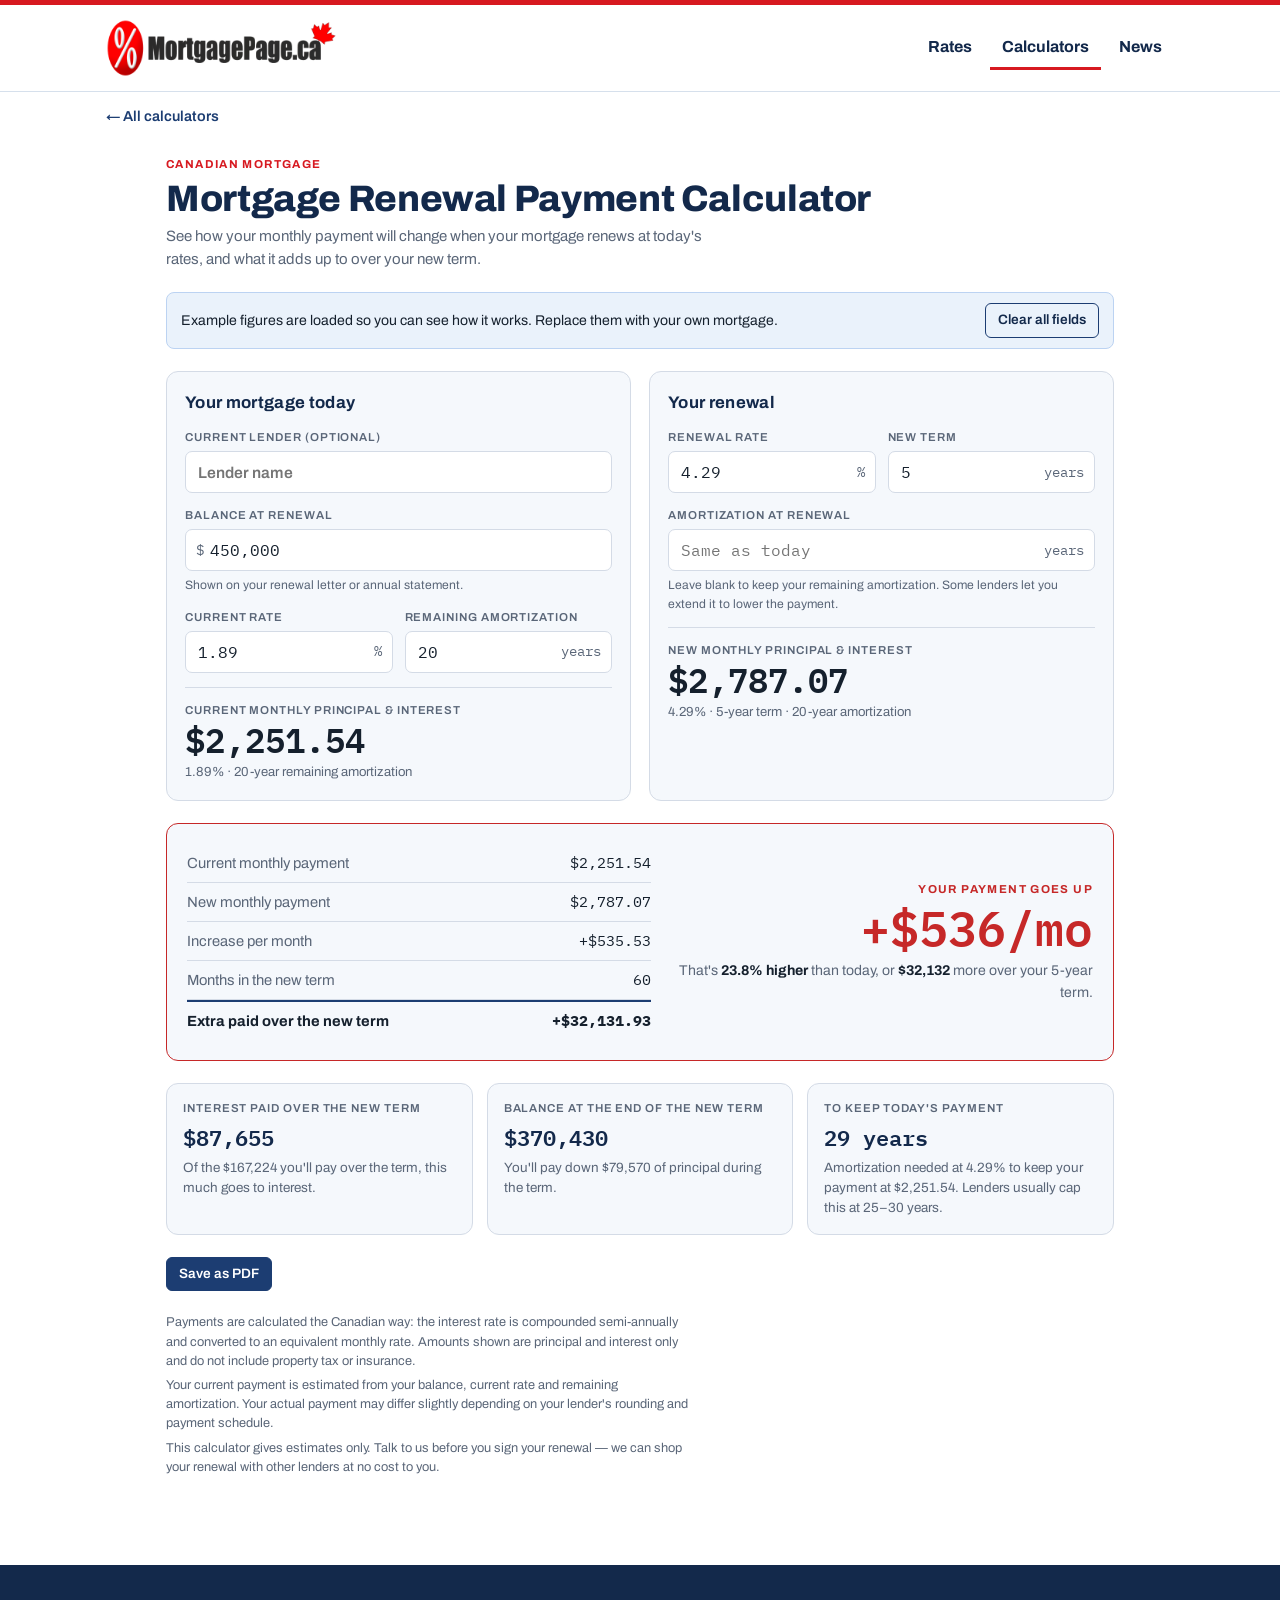
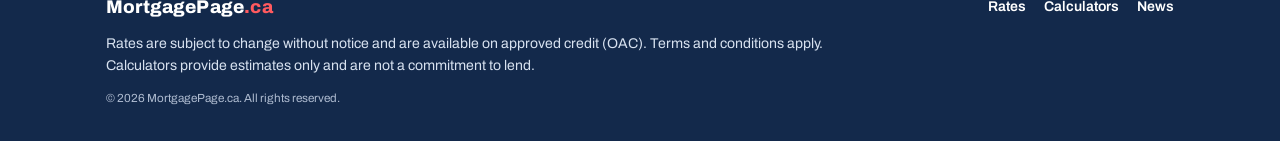
<file: calculators/mortgage-renewal-calculator.html>
<!DOCTYPE html>
<html lang="en-CA" data-root="../">
<head>
<meta charset="utf-8">
<meta name="viewport" content="width=device-width, initial-scale=1">
<title>Mortgage Renewal Payment Calculator | MortgagePage.ca</title>
<meta name="description" content="See how your monthly payment will change when your mortgage renews at today&#x27;s rates, and what it adds up to over the new term.">
<meta property="og:site_name" content="MortgagePage.ca">
<meta property="og:title" content="Mortgage Renewal Payment Calculator | MortgagePage.ca">
<meta property="og:description" content="See how your monthly payment will change when your mortgage renews at today&#x27;s rates, and what it adds up to over the new term.">
<meta property="og:image" content="https://mortgagepage.ca/assets/img/og-image.png">
<meta property="og:type" content="website">
<link rel="canonical" href="https://mortgagepage.ca/calculators/mortgage-renewal-calculator.html">
<link rel="icon" type="image/png" sizes="32x32" href="../assets/img/favicon-32.png">
<link rel="apple-touch-icon" href="../assets/img/apple-touch-icon.png">
<meta name="theme-color" content="#13294b">
<link rel="preconnect" href="https://fonts.googleapis.com">
<link rel="preconnect" href="https://fonts.gstatic.com" crossorigin>
<link rel="stylesheet" href="https://fonts.googleapis.com/css2?family=Archivo:wght@500;600;700;800&family=IBM+Plex+Mono:wght@400;500;600&display=swap">
<style>
/* Same look as the Offer Comparison calculator: black ground, blue accents. */
:root{
--bg:#ffffff; --panel:#f5f8fc; --panel-2:#ffffff; --line:#d4dbe6;
--ink:#15202d; --muted:#5a6678; --blue:#1f6fd6; --blue-2:#1d5fa8; --blue-soft:#e8f1fd;
--red:#c62828; --red-soft:#fdecec; --green:#1e8a4c;
--f-display:"Archivo","Segoe UI",system-ui,sans-serif;
--f-num:"IBM Plex Mono",ui-monospace,Menlo,Consolas,monospace;
color-scheme:light;
}
*{box-sizing:border-box}
html,body{margin:0;background:var(--bg);color:var(--ink)}
body{font-family:var(--f-display);font-size:15px;line-height:1.5}
.mc{max-width:980px;margin:0 auto;padding-block:28px 40px;
padding-left:max(16px, env(safe-area-inset-left, 0px));padding-right:max(16px, env(safe-area-inset-right, 0px));
display:flex;flex-direction:column;gap:22px}
.mc header{display:flex;flex-direction:column;gap:6px}
.eyebrow{font-size:.72rem;letter-spacing:.12em;text-transform:uppercase;font-weight:700;color:var(--blue)}
.mc h1{margin:0;font-size:clamp(1.6rem,4vw,2.3rem);font-weight:800;line-height:1.1;letter-spacing:-.01em;text-wrap:balance}
.mc header p{margin:0;color:var(--muted);max-width:62ch}
.bar{display:flex;flex-wrap:wrap;align-items:center;justify-content:space-between;gap:10px;
background:var(--blue-soft);border:1px solid #bcd3f2;border-radius:8px;padding:10px 14px;font-size:.88rem}
.bar[hidden]{display:none!important}
button{font:inherit;cursor:pointer;border-radius:6px;border:1px solid var(--blue);background:transparent;color:var(--blue-2);padding:6px 12px;font-weight:600;font-size:.85rem}
button:hover{background:var(--blue);color:#fff}
button.primary{background:var(--blue);color:#fff}
button.primary:hover{background:#1858b0}
button:focus-visible,input:focus-visible{outline:2px solid var(--blue-2);outline-offset:2px}
.cols{display:grid;grid-template-columns:minmax(0,1fr) minmax(0,1fr);gap:18px}
@media (max-width:680px){ .cols{grid-template-columns:1fr} }
.offer{background:var(--panel);border:1px solid var(--line);border-radius:12px;padding:18px;display:flex;flex-direction:column;gap:14px;min-width:0}
.offer.win{border-color:var(--blue);box-shadow:0 0 0 1px var(--blue) inset}
.offer-head{display:flex;align-items:center;justify-content:space-between;gap:10px}
.offer-head h2{margin:0;font-size:1.05rem;font-weight:700;color:var(--blue-2);letter-spacing:.02em}
.field{display:flex;flex-direction:column;gap:5px;min-width:0}
.field label{font-size:.72rem;letter-spacing:.08em;text-transform:uppercase;font-weight:600;color:var(--muted)}
.box{display:flex;align-items:center;gap:4px;background:var(--panel-2);border:1px solid var(--line);border-radius:7px;padding:0 10px;min-height:42px}
.box:focus-within{border-color:var(--blue)}
.box span{color:var(--muted);font-family:var(--f-num);font-size:.88rem;white-space:nowrap}
.box input{flex:1;min-width:0;width:100%;border:0;background:transparent;color:var(--ink);font-family:var(--f-num);font-size:.98rem;padding:9px 2px;outline:none}
.box.name input{font-family:var(--f-display);font-weight:600}
.row2{display:grid;grid-template-columns:minmax(0,1fr) minmax(0,1fr);gap:12px}
@media (max-width:360px){ .row2{grid-template-columns:1fr} }
.hint{font-size:.76rem;color:var(--muted)}
.pay{border-top:1px solid var(--line);padding-top:14px;display:flex;flex-direction:column;gap:2px}
.pay .lbl{font-size:.72rem;letter-spacing:.08em;text-transform:uppercase;font-weight:600;color:var(--muted)}
.pay strong{font-family:var(--f-num);font-weight:600;font-size:clamp(1.6rem,4.5vw,2.1rem);color:var(--ink);font-variant-numeric:tabular-nums;line-height:1.15}
.pay small{color:var(--muted);font-size:.82rem}
.result{background:var(--panel);border:1px solid var(--blue);border-radius:12px;padding:20px;display:grid;grid-template-columns:minmax(0,1.1fr) minmax(0,1fr);gap:20px;align-items:center}
.result.neg{border-color:var(--red)}
@media (max-width:680px){ .result{grid-template-columns:1fr} }
.ledger{display:flex;flex-direction:column}
.ledger div{display:flex;justify-content:space-between;gap:14px;padding:8px 0;border-bottom:1px solid var(--line);font-size:.92rem}
.ledger div span:first-child{color:var(--muted);min-width:0}
.ledger div span:last-child{font-family:var(--f-num);font-variant-numeric:tabular-nums;white-space:nowrap}
.ledger div.total{border-bottom:0;border-top:2px solid var(--blue);font-weight:700}
.ledger div.total span:first-child{color:var(--ink)}
.verdict{text-align:right}
@media (max-width:680px){ .verdict{text-align:left} }
.verdict .eyebrow{display:block}
.verdict strong{display:block;font-family:var(--f-num);font-weight:600;font-size:clamp(2rem,6vw,3rem);line-height:1.05;color:var(--blue-2);font-variant-numeric:tabular-nums;margin-top:4px}
.result.neg .verdict strong,.result.neg .verdict .eyebrow{color:var(--red)}
.verdict p{margin:8px 0 0;color:var(--muted);font-size:.88rem}
.verdict p b{color:var(--ink)}
.tips{display:grid;grid-template-columns:repeat(3,minmax(0,1fr));gap:14px}
@media (max-width:760px){ .tips{grid-template-columns:1fr} }
.tip{background:var(--panel);border:1px solid var(--line);border-radius:12px;padding:16px;display:flex;flex-direction:column;gap:4px}
.tip .lbl{font-size:.72rem;letter-spacing:.08em;text-transform:uppercase;font-weight:600;color:var(--muted)}
.tip strong{font-family:var(--f-num);font-weight:600;font-size:1.35rem;color:var(--blue-2);font-variant-numeric:tabular-nums}
.tip p{margin:0;color:var(--muted);font-size:.84rem}
.actions{display:flex;flex-wrap:wrap;align-items:center;gap:12px}
.actions .msg{font-size:.84rem;color:var(--muted)}
.actions .msg[hidden]{display:none}
.notes{font-size:.8rem;color:var(--muted);max-width:75ch;display:flex;flex-direction:column;gap:5px}
.notes p{margin:0}
</style>
<link rel="stylesheet" href="../assets/css/site.css">
</head>
<body>
<a class="site-skip" href="#main">Skip to content</a>
<div class="site-header" role="banner"><div class="site-header-in">
  <a class="site-logo" href="../" aria-label="MortgagePage.ca home"><img src="../assets/img/mortgagepage-logo.png" alt="MortgagePage.ca" width="598" height="150"></a>
  <nav class="site-nav" aria-label="Main">
    <a href="../">Rates</a>
    <a href="../calculators/" aria-current="page">Calculators</a>
    <a href="../news/">News</a>
  </nav>
</div></div>
<div class="site-crumb"><a href="./">&larr; All calculators</a></div>
<main id="main" class="mp-calc">
<div class="mc">
<header>
<span class="eyebrow">Canadian mortgage</span>
<h1>Mortgage Renewal Payment Calculator</h1>
<p>See how your monthly payment will change when your mortgage renews at today's rates, and what it adds up to over your new term.</p>
</header>
<div class="bar" id="exampleNote">
<span>Example figures are loaded so you can see how it works. Replace them with your own mortgage.</span>
<button type="button" id="clearBtn">Clear all fields</button>
</div>
<div class="cols">
<!-- Today -->
<section class="offer" id="card1" aria-labelledby="c1lbl">
<div class="offer-head"><h2 id="c1lbl">Your mortgage today</h2></div>
<div class="field">
<label for="lender">Current lender (optional)</label>
<div class="box name"><input id="lender" type="text" autocomplete="off" placeholder="Lender name"></div>
</div>
<div class="field">
<label for="bal">Balance at renewal</label>
<div class="box"><span>$</span><input id="bal" type="text" inputmode="decimal" autocomplete="off" placeholder="0.00"></div>
<span class="hint">Shown on your renewal letter or annual statement.</span>
</div>
<div class="row2">
<div class="field">
<label for="rOld">Current rate</label>
<div class="box"><input id="rOld" type="text" inputmode="decimal" autocomplete="off" placeholder="0.00"><span>%</span></div>
</div>
<div class="field">
<label for="amOld">Remaining amortization</label>
<div class="box"><input id="amOld" type="text" inputmode="decimal" autocomplete="off" placeholder="0"><span>years</span></div>
</div>
</div>
<div class="pay">
<span class="lbl">Current monthly principal &amp; interest</span>
<strong id="pOld">$0.00</strong>
<small id="sOld">&nbsp;</small>
</div>
</section>
<!-- Renewal -->
<section class="offer" id="card2" aria-labelledby="c2lbl">
<div class="offer-head"><h2 id="c2lbl">Your renewal</h2></div>
<div class="row2">
<div class="field">
<label for="rNew">Renewal rate</label>
<div class="box"><input id="rNew" type="text" inputmode="decimal" autocomplete="off" placeholder="0.00"><span>%</span></div>
</div>
<div class="field">
<label for="term">New term</label>
<div class="box"><input id="term" type="text" inputmode="numeric" autocomplete="off" placeholder="0"><span>years</span></div>
</div>
</div>
<div class="field">
<label for="amNew">Amortization at renewal</label>
<div class="box"><input id="amNew" type="text" inputmode="decimal" autocomplete="off" placeholder="Same as today"><span>years</span></div>
<span class="hint">Leave blank to keep your remaining amortization. Some lenders let you extend it to lower the payment.</span>
</div>
<div class="pay">
<span class="lbl">New monthly principal &amp; interest</span>
<strong id="pNew">$0.00</strong>
<small id="sNew">&nbsp;</small>
</div>
</section>
</div>
<!-- Result -->
<section class="result" id="result" aria-live="polite">
<div class="ledger">
<div><span>Current monthly payment</span><span id="cOld">$0.00</span></div>
<div><span>New monthly payment</span><span id="cNew">$0.00</span></div>
<div><span id="lDiff">Change per month</span><span id="cDiff">$0.00</span></div>
<div><span>Months in the new term</span><span id="cMonths">0</span></div>
<div class="total"><span id="lTot">Change over the new term</span><span id="cTot">$0.00</span></div>
</div>
<div class="verdict">
<span class="eyebrow" id="vLabel">Payment change per month</span>
<strong id="vNum">$0</strong>
<p id="vText">&nbsp;</p>
</div>
</section>
<div class="tips">
<div class="tip">
<span class="lbl">Interest paid over the new term</span>
<strong id="tInt">$0</strong>
<p id="tIntP">&nbsp;</p>
</div>
<div class="tip">
<span class="lbl">Balance at the end of the new term</span>
<strong id="tBal">$0</strong>
<p id="tBalP">&nbsp;</p>
</div>
<div class="tip">
<span class="lbl">To keep today's payment</span>
<strong id="tKeep">&ndash;</strong>
<p id="tKeepP">&nbsp;</p>
</div>
</div>
<div class="actions">
<button type="button" class="primary" id="pdfBtn">Save as PDF</button>
<span class="msg" id="pdfMsg" hidden></span>
</div>
<div class="notes">
<p>Payments are calculated the Canadian way: the interest rate is compounded semi-annually and converted to an equivalent monthly rate. Amounts shown are principal and interest only and do not include property tax or insurance.</p>
<p>Your current payment is estimated from your balance, current rate and remaining amortization. Your actual payment may differ slightly depending on your lender's rounding and payment schedule.</p>
<p>This calculator gives estimates only. Talk to us before you sign your renewal &mdash; we can shop your renewal with other lenders at no cost to you.</p>
</div>
</div>
<script>
!function(){"use strict";var t=function(t){return document.getElementById(t)},e=new Intl.NumberFormat("en-CA",{style:"currency",currency:"CAD",currencyDisplay:"narrowSymbol",minimumFractionDigits:2,maximumFractionDigits:2}),n=new Intl.NumberFormat("en-CA",{style:"currency",currency:"CAD",currencyDisplay:"narrowSymbol",maximumFractionDigits:0}),a=function(t){return e.format(Math.abs(t)<.005?0:t)},o=function(t){return n.format(Math.abs(t)<.5?0:t)},r=function(t){var e=parseFloat(String(t.value).replace(/[^0-9.\-]/g,""));return isFinite(e)?e:0};function i(t){return Math.pow(1+t/200,1/6)-1}function l(t,e,n){var a=Math.round(12*n);if(t<=0||a<=0)return 0;if(e<=0)return t/a;var o=i(e);return t*o/(1-Math.pow(1+o,-a))}var s={};function d(){var e=r(t("bal")),n=r(t("rOld")),d=r(t("amOld")),m=r(t("rNew")),u=r(t("term")),c=t("amNew").value.trim()?r(t("amNew")):d,h=Math.round(12*u),p=l(e,n,d),y=l(e,m,c),f=y-p,g=f*h,w=e>0&&d>0&&c>0&&h>0,x=w&&f>.005,v=w&&f<-.005;t("pOld").textContent=a(p),t("sOld").textContent=e>0&&d>0?n.toFixed(2)+"% \xb7 "+d+"-year remaining amortization":"Enter your balance, rate and amortization",t("pNew").textContent=a(y),t("sNew").textContent=w?m.toFixed(2)+"% \xb7 "+u+"-year term \xb7 "+c+"-year amortization":"Enter the renewal rate and term",t("cOld").textContent=a(p),t("cNew").textContent=a(y),t("cDiff").textContent=(x?"+":v?"\u2212":"")+a(Math.abs(f)),t("cMonths").textContent=h,t("cTot").textContent=(x?"+":v?"\u2212":"")+a(Math.abs(g)),t("lDiff").textContent=x?"Increase per month":v?"Decrease per month":"Change per month",t("lTot").textContent=x?"Extra paid over the new term":v?"Saved over the new term":"Change over the new term",t("result").classList.toggle("neg",x),t("vLabel").textContent=x?"Your payment goes up":v?"Your payment goes down":"Payment change per month",t("vNum").textContent=(x?"+":v?"\u2212":"")+o(w?Math.abs(f):0)+"/mo";var C,b=p>0?Math.abs(f)/p*100:0;C=w?x||v?"That's <b>"+b.toFixed(1)+"% "+(x?"higher":"lower")+"</b> than today, or <b>"+o(Math.abs(g))+"</b> "+(x?"more":"less")+" over your "+u+"-year term.":"Your payment stays about the same.":"Fill in your balance, both rates, the remaining amortization and the new term.",t("vText").innerHTML=C;var F=w?function(t,e,n,a){if(e<=0)return Math.max(0,t-n*a);var o=i(e),r=Math.pow(1+o,a);return Math.max(0,t*r-n*(r-1)/o)}(e,m,y,h):0,M=w?y*h-(e-F):0;t("tInt").textContent=o(M),t("tIntP").textContent=w?"Of the "+o(y*h)+" you'll pay over the term, this much goes to interest.":"\xa0",t("tBal").textContent=o(F),t("tBalP").textContent=w?"You'll pay down "+o(e-F)+" of principal during the term.":"\xa0";var T="\u2013",D="\xa0",L=null;if(w&&x&&p>0){var N=i(m);m<=0?L=e/p:e*N<p&&(L=-Math.log(1-e*N/p)/Math.log(1+N)),null!==L?(T=function(t){var e=Math.floor(t/12),n=Math.round(t-12*e);return 12===n&&(e++,n=0),e+(1===e?" year":" years")+(n?", "+n+(1===n?" month":" months"):"")}(L),D="Amortization needed at "+m.toFixed(2)+"% to keep your payment at "+a(p)+". Lenders usually cap this at 25\u201330 years."):(T="Not possible",D="At "+m.toFixed(2)+"%, today's payment wouldn't cover the interest. Talk to us about your options.")}else w&&(T="No change needed",D="Your new payment is not higher than today's.");t("tKeep").textContent=T,t("tKeepP").textContent=D,s={lender:t("lender").value.trim(),bal:e,rOld:n,amOld:d,rNew:m,termY:u,amNew:c,months:h,pOld:p,pNew:y,diff:f,total:g,pct:b,up:x,down:v,ready:w,endBal:F,interest:M,keepTxt:T,keepP:D}}var m;function u(t){return a(t).replace(/\u2212/g,"-")}m={lender:"",bal:"450,000",rOld:"1.89",amOld:"20",rNew:"4.29",term:"5",amNew:""},Object.keys(m).forEach(function(e){t(e).value=m[e]}),d(),document.addEventListener("input",d),document.addEventListener("change",d),document.addEventListener("keyup",d),t("pdfBtn").addEventListener("click",function(){var e,n=t("pdfMsg");n.hidden=!1,n.textContent="Preparing your PDF\u2026",(e="https://cdnjs.cloudflare.com/ajax/libs/jspdf/2.5.1/jspdf.umd.min.js",new Promise(function(t,n){if(window.jspdf)return t();var a=document.createElement("script");a.src=e,a.onload=t,a.onerror=n,document.head.appendChild(a)})).then(function(){d();var t=new window.jspdf.jsPDF({unit:"pt",format:"letter"}),e=t.internal.pageSize.getWidth(),a=54,o=54,r=[13,34,64],i=[28,61,114],l=[95,107,122],m=window.PDF_LOGO_DATA,c=!1;if(m)try{var h=26400/131;t.addImage(m,"JPEG",a,40,h,60),c=!0}catch(t){}function p(n){t.setFont("helvetica","bold"),t.setFontSize(12),t.setTextColor(i[0],i[1],i[2]),t.text(n.toUpperCase(),a,o),o+=8,t.setDrawColor(i[0],i[1],i[2]),t.setLineWidth(1),t.line(a,o,e-a,o),o+=16}function y(n,r,i){t.setFont("helvetica",i?"bold":"normal"),t.setFontSize(11),t.setTextColor(30,36,51),t.text(n,a,o),t.text(String(r),e-a,o,{align:"right"}),o+=6,t.setDrawColor(225,230,237),t.setLineWidth(.5),t.line(a,o,e-a,o),o+=14}c||(t.setTextColor(r[0],r[1],r[2]),t.setFont("helvetica","bold"),t.setFontSize(18),t.text("MortgagePage.ca",a,72)),t.setFont("helvetica","normal"),t.setFontSize(10),t.setTextColor(r[0],r[1],r[2]),t.textWithLink("admin@yourmortgagestaff.ca",e-a-t.getTextWidth("admin@yourmortgagestaff.ca"),58,{url:"mailto:admin@yourmortgagestaff.ca"}),t.textWithLink("613-823-8324",e-a-t.getTextWidth("613-823-8324"),74,{url:"tel:+16138238324"}),t.textWithLink("mortgagepage.ca",e-a-t.getTextWidth("mortgagepage.ca"),90,{url:"https://mortgagepage.ca"}),t.setDrawColor(r[0],r[1],r[2]),t.setLineWidth(1.5),t.line(a,112,e-a,112),o=146,t.setTextColor(r[0],r[1],r[2]),t.setFont("helvetica","bold"),t.setFontSize(20),t.text("Mortgage Renewal Payment Estimate",a,o),o+=18,t.setFont("helvetica","normal"),t.setFontSize(10),t.setTextColor(l[0],l[1],l[2]),t.text("Prepared "+(new Date).toLocaleDateString("en-CA",{year:"numeric",month:"long",day:"numeric"}),a,o),o+=26,p("Your mortgage today"),s.lender&&y("Current lender",s.lender),y("Balance at renewal",u(s.bal)),y("Current interest rate",s.rOld.toFixed(2)+"%"),y("Remaining amortization",s.amOld+" years"),y("Current monthly payment (P&I)",u(s.pOld),!0),o+=8,p("Your renewal"),y("Renewal interest rate",s.rNew.toFixed(2)+"%"),y("New term",s.termY+" years ("+s.months+" months)"),y("Amortization at renewal",s.amNew+" years"),y("New monthly payment (P&I)",u(s.pNew),!0),o+=8,p("What changes");var f=s.up?"+":s.down?"-":"";y(s.up?"Increase per month":s.down?"Decrease per month":"Change per month",f+u(Math.abs(s.diff))+"  ("+s.pct.toFixed(1)+"%)",!0),y(s.up?"Extra paid over the new term":s.down?"Saved over the new term":"Change over the new term",f+u(Math.abs(s.total)),!0),y("Interest paid over the new term",u(s.interest)),y("Balance at the end of the new term",u(s.endBal)),s.up&&y("Amortization needed to keep today's payment",s.keepTxt),o+=14,t.setFont("helvetica","normal"),t.setFontSize(8.5),t.setTextColor(l[0],l[1],l[2]);t.text(t.splitTextToSize("Payments are calculated using semi-annual compounding, as is standard for Canadian mortgages, and include principal and interest only (no property tax or insurance). The current payment is estimated from the balance, rate and remaining amortization. This report provides estimates for discussion only and is not a commitment to lend. Contact us before signing your renewal - we can shop your renewal with other lenders at no cost to you.",e-108),a,o);var g=t.internal.pageSize.getHeight();t.setDrawColor(225,230,237),t.setLineWidth(.5),t.line(a,g-50,e-a,g-50),t.setFont("helvetica","normal"),t.setFontSize(9),t.setTextColor(r[0],r[1],r[2]),t.text("Questions? Contact MortgagePage.ca  |  admin@yourmortgagestaff.ca  |  613-823-8324",e/2,g-34,{align:"center"}),function(t,e){var n=null;try{window.top!==window&&window.top.document&&window.top.document.body&&(n=window.top)}catch(t){n=null}if(n){var a=n.URL.createObjectURL(t.output("blob")),o=n.document.createElement("a");o.href=a,o.download=e,o.style.display="none",n.document.body.appendChild(o),o.click(),setTimeout(function(){try{o.remove(),n.URL.revokeObjectURL(a)}catch(t){}},4e3)}else t.save(e)}(t,"Mortgage-Renewal-Estimate.pdf"),n.textContent="Your PDF has been downloaded."}).catch(function(){n.textContent="The PDF couldn't be created right now. Please try again, or try a different browser."})}),t("clearBtn").addEventListener("click",function(){document.querySelectorAll(".mc input").forEach(function(t){t.value=""}),t("exampleNote").hidden=!0,d(),t("bal").focus()})}();
</script>
<script>window.PDF_LOGO_DATA = "[data-uri]";</script>
</main>
<div class="site-footer" role="contentinfo"><div class="site-footer-in">
  <div class="site-footer-top">
    <div class="site-footer-brand">MortgagePage<span>.ca</span></div>
    <div class="site-footer-links"><a href="../">Rates</a><a href="../calculators/">Calculators</a><a href="../news/">News</a></div>
  </div>
  <p>Rates are subject to change without notice and are available on approved credit (OAC). Terms and conditions apply. Calculators provide estimates only and are not a commitment to lend.</p>
  <small>&copy; 2026 MortgagePage.ca. All rights reserved.</small>
</div></div>
</body>
</html>
</file>
<file: assets/css/site.css>
/* MortgagePage.ca site styles. White ground, navy and red as the main colours, faded light blue for shading.
   Every class here starts with "site-" or "mp-" (page parts) so it never clashes with the calculator styles. */
:root{
  --site-navy:#13294b; --site-navy-2:#1c3d72; --site-red:#d71920; --site-red-dark:#b3141a;
  --site-sky:#eaf2fb; --site-sky-2:#f4f8fd; --site-line:#d6e0ec;
  --site-ink:#15202d; --site-muted:#5a6678;
  --site-font:"Archivo","Segoe UI",system-ui,-apple-system,sans-serif;
  --site-num:"IBM Plex Mono",ui-monospace,Menlo,Consolas,monospace;
}
html{-webkit-text-size-adjust:100%}
body{margin:0;background:#fff;color:var(--site-ink);font-family:var(--site-font)}
.site-skip{position:absolute;left:-9999px;top:0;background:var(--site-navy);color:#fff;padding:8px 14px;z-index:100}
.site-skip:focus{left:8px;top:8px}

/* Header */
.site-header{border-top:5px solid var(--site-red);background:#fff;border-bottom:1px solid var(--site-line);font-family:var(--site-font)}
.site-header-in{max-width:1100px;margin:0 auto;padding:14px max(16px,env(safe-area-inset-left,0px));
  display:flex;flex-wrap:wrap;align-items:center;justify-content:space-between;gap:10px 24px}
.site-logo{display:block;line-height:0}
.site-logo img{height:58px;width:auto;max-width:100%}
.site-nav{display:flex;flex-wrap:wrap;gap:4px 6px;font-size:1rem;font-weight:700}
.site-nav a{color:var(--site-navy);text-decoration:none;padding:8px 12px;border-radius:6px;border-bottom:3px solid transparent}
.site-nav a:hover{background:var(--site-sky);color:var(--site-navy)}
.site-nav a[aria-current="page"]{border-bottom-color:var(--site-red);border-radius:6px 6px 0 0}
.site-nav a:focus-visible,.site-logo:focus-visible{outline:2px solid var(--site-navy-2);outline-offset:2px}
@media (max-width:620px){
  .site-header-in{justify-content:center}
  .site-logo img{height:44px}
  .site-nav{justify-content:center}
}

/* Breadcrumb above each calculator */
.site-crumb{max-width:1100px;margin:0 auto;padding:14px max(16px,env(safe-area-inset-left,0px)) 0;font-family:var(--site-font);font-size:.9rem}
.site-crumb a{color:var(--site-navy-2);font-weight:600;text-decoration:none}
.site-crumb a:hover{text-decoration:underline}

/* Footer */
.site-footer{background:var(--site-navy);color:#d8e2f0;margin-top:48px;font-family:var(--site-font);font-size:.88rem;line-height:1.55}
.site-footer-in{max-width:1100px;margin:0 auto;padding:28px max(16px,env(safe-area-inset-left,0px)) 34px;display:flex;flex-direction:column;gap:12px}
.site-footer-top{display:flex;flex-wrap:wrap;justify-content:space-between;align-items:center;gap:10px 24px}
.site-footer-brand{color:#fff;font-weight:800;font-size:1.15rem;letter-spacing:.01em}
.site-footer-brand span{color:#ff5a5f}
.site-footer-links{display:flex;flex-wrap:wrap;gap:4px 18px}
.site-footer-links a{color:#fff;text-decoration:none;font-weight:600}
.site-footer-links a:hover{text-decoration:underline}
.site-footer p{margin:0;max-width:90ch}
.site-footer small{color:#aebbd0}

/* Generic page parts (home, calculators menu, news) */
.mp-main{max-width:1100px;margin:0 auto;padding:30px max(16px,env(safe-area-inset-left,0px)) 10px;display:flex;flex-direction:column;gap:30px;font-size:16px;line-height:1.55}
.mp-intro h1{margin:0;font-size:clamp(1.7rem,4.2vw,2.5rem);font-weight:800;line-height:1.1;color:var(--site-navy);letter-spacing:-.01em;text-wrap:balance}
.mp-intro p{margin:8px 0 0;color:var(--site-muted);max-width:66ch}
.mp-eyebrow{display:block;font-size:.74rem;letter-spacing:.12em;text-transform:uppercase;font-weight:700;color:var(--site-red);margin-bottom:6px}
.mp-h2{margin:0 0 12px;font-size:1.35rem;font-weight:800;color:var(--site-navy)}

/* Rates table */
.mp-rates{border:1px solid var(--site-line);border-radius:12px;overflow:hidden;background:#fff;box-shadow:0 1px 2px rgba(19,41,75,.06)}
.mp-rates-title{margin:0;padding:14px 18px;font-size:1.1rem;font-weight:800;color:var(--site-navy);border-bottom:1px solid var(--site-line)}
.mp-rgrid{display:grid;grid-template-columns:130px minmax(0,1fr) minmax(0,1fr)}
.mp-rhead{background:var(--site-navy);color:#fff;font-size:.82rem;font-weight:700;letter-spacing:.06em;text-transform:uppercase;padding:14px 16px;text-align:center}
.mp-rhead + .mp-rhead{border-left:1px solid rgba(255,255,255,.25)}
.mp-row{display:contents}
.mp-term{background:var(--site-sky);color:var(--site-navy);font-weight:800;font-size:1.02rem;display:flex;align-items:center;justify-content:center;text-align:center;padding:16px 10px;border-top:1px solid var(--site-line)}
.mp-cell{display:flex;align-items:center;gap:14px;padding:12px 16px;border-top:1px solid var(--site-line);border-left:1px solid var(--site-line);min-height:76px}
.mp-row:nth-child(even) .mp-cell{background:var(--site-sky-2)}
.mp-row:nth-child(even) .mp-term{background:#dde9f7}
.mp-rate{font-family:var(--site-num);font-weight:600;font-size:1.35rem;color:var(--site-navy);min-width:4.4em;font-variant-numeric:tabular-nums}
.mp-rate.none{color:#9aa6b6;font-weight:500}
.mp-lender{flex:1;min-width:0;display:flex;align-items:center}
.mp-lender img{max-height:44px;max-width:150px;width:auto;height:auto;display:block}
.mp-lender span{font-weight:700;color:var(--site-ink);font-size:.95rem}
.mp-inquire{flex:none;display:inline-block;background:var(--site-red);color:#fff;text-decoration:none;font-weight:700;font-size:.82rem;letter-spacing:.06em;text-transform:uppercase;padding:10px 18px;border-radius:6px;border:0;cursor:pointer}
.mp-inquire:hover{background:var(--site-red-dark);color:#fff}
.mp-inquire:focus-visible{outline:2px solid var(--site-navy);outline-offset:2px}
.mp-cell.empty{background:#fff}
.mp-cell.mp-span{grid-column:2 / span 2}
.mp-ratenote{display:block;font-family:var(--site-num);font-size:.72rem;font-weight:500;color:var(--site-muted);margin-top:2px}
.mp-prime{margin:0;padding:12px 18px;background:var(--site-sky-2);border-bottom:1px solid var(--site-line);color:var(--site-navy);font-size:.98rem}
.mp-prime strong{font-family:var(--site-num);font-weight:700}
.mp-tag{display:none}
.mp-updated{margin:0;padding:14px 18px;border-top:1px solid var(--site-line);background:var(--site-sky-2);color:var(--site-navy);font-weight:600;font-size:.95rem}
.mp-disclaimer{margin:0;color:var(--site-muted);font-size:.82rem;max-width:90ch}

@media (max-width:760px){
  .mp-rgrid{display:block}
  .mp-rhead{display:none}
  .mp-row{display:block;border-top:1px solid var(--site-line)}
  .mp-row:first-of-type{border-top:0}
  .mp-term{justify-content:flex-start;border-top:0;padding:10px 16px;background:var(--site-sky)!important}
  .mp-cell{border-left:0;min-height:0;flex-wrap:wrap;background:#fff!important}
  .mp-cell.empty{display:none}
  .mp-tag{display:block;width:100%;font-size:.7rem;letter-spacing:.1em;text-transform:uppercase;font-weight:700;color:var(--site-muted);margin-bottom:-6px}
  .mp-rate{font-size:1.25rem}
  .mp-row-heloc .mp-tag{display:none}
}

/* Cards (calculators, news) */
.mp-cards{display:grid;grid-template-columns:repeat(auto-fill,minmax(260px,1fr));gap:16px}
.mp-card{display:flex;flex-direction:column;gap:8px;border:1px solid var(--site-line);border-radius:12px;padding:18px;background:#fff;text-decoration:none;color:inherit;border-top:4px solid var(--site-navy);transition:box-shadow .15s,border-color .15s}
.mp-card:hover{box-shadow:0 4px 14px rgba(19,41,75,.12);border-top-color:var(--site-red)}
.mp-card:focus-visible{outline:2px solid var(--site-navy-2);outline-offset:2px}
.mp-card h3{margin:0;font-size:1.12rem;font-weight:800;color:var(--site-navy)}
.mp-card p{margin:0;color:var(--site-muted);font-size:.93rem}
.mp-card .mp-go{margin-top:auto;color:var(--site-red);font-weight:700;font-size:.9rem}
.mp-card.news{padding:0;overflow:hidden}
.mp-card.news img{width:100%;aspect-ratio:16/9;object-fit:cover;display:block;background:var(--site-sky)}
.mp-card.news .mp-card-body{padding:16px 18px 18px;display:flex;flex-direction:column;gap:8px;flex:1}
.mp-date{font-size:.8rem;color:var(--site-muted);font-weight:600;letter-spacing:.02em}
.mp-empty{border:1px dashed var(--site-line);border-radius:12px;padding:26px;text-align:center;color:var(--site-muted);background:var(--site-sky-2)}
.mp-more{color:var(--site-navy-2);font-weight:700;text-decoration:none}
.mp-more:hover{text-decoration:underline}

/* Article */
.mp-article{max-width:760px;margin:0 auto;width:100%}
.mp-article h1{margin:0;font-size:clamp(1.7rem,4.2vw,2.4rem);font-weight:800;line-height:1.15;color:var(--site-navy);text-wrap:balance}
.mp-article .mp-date{display:block;margin-top:10px}
.mp-article figure{margin:22px 0 0}
.mp-article figure img{width:100%;height:auto;border-radius:10px;display:block}
.mp-article figcaption{font-size:.85rem;color:var(--site-muted);margin-top:6px}
.mp-article-body{margin-top:22px;font-size:1.06rem;line-height:1.7}
.mp-article-body h2{color:var(--site-navy);font-size:1.35rem;margin:1.6em 0 .4em}
.mp-article-body h3{color:var(--site-navy);font-size:1.12rem;margin:1.4em 0 .3em}
.mp-article-body p{margin:0 0 1em}
.mp-article-body a{color:var(--site-navy-2)}
.mp-article-body blockquote{margin:1.2em 0;padding:4px 18px;border-left:4px solid var(--site-red);background:var(--site-sky-2);color:var(--site-ink)}
.mp-back{display:inline-block;margin-top:26px;color:var(--site-navy-2);font-weight:700;text-decoration:none}
.mp-back:hover{text-decoration:underline}

/* Calculator pages: recolour the calculators to the site's navy and red */
.mp-calc{
  --blue:#1c3d72; --blue-2:#13294b; --blue-soft:#eaf2fb;
  --accent:#13294b; --accent-soft:#eaf2fb;
  --f-display:"Archivo","Segoe UI",system-ui,sans-serif;
  --f-body:"Archivo","Segoe UI",system-ui,sans-serif;
}
.mp-calc header .eyebrow,.mp-calc header .tag{color:var(--site-red)}
.mp-calc .mp header h1,.mp-calc .mc header h1,.mp-calc .lt header h1,.mp-calc .hv header h1,.mp-calc .wrap header h1{color:var(--site-navy)}
.mp-calc button.primary:hover{background:#0d1d36;filter:none}
</file>
